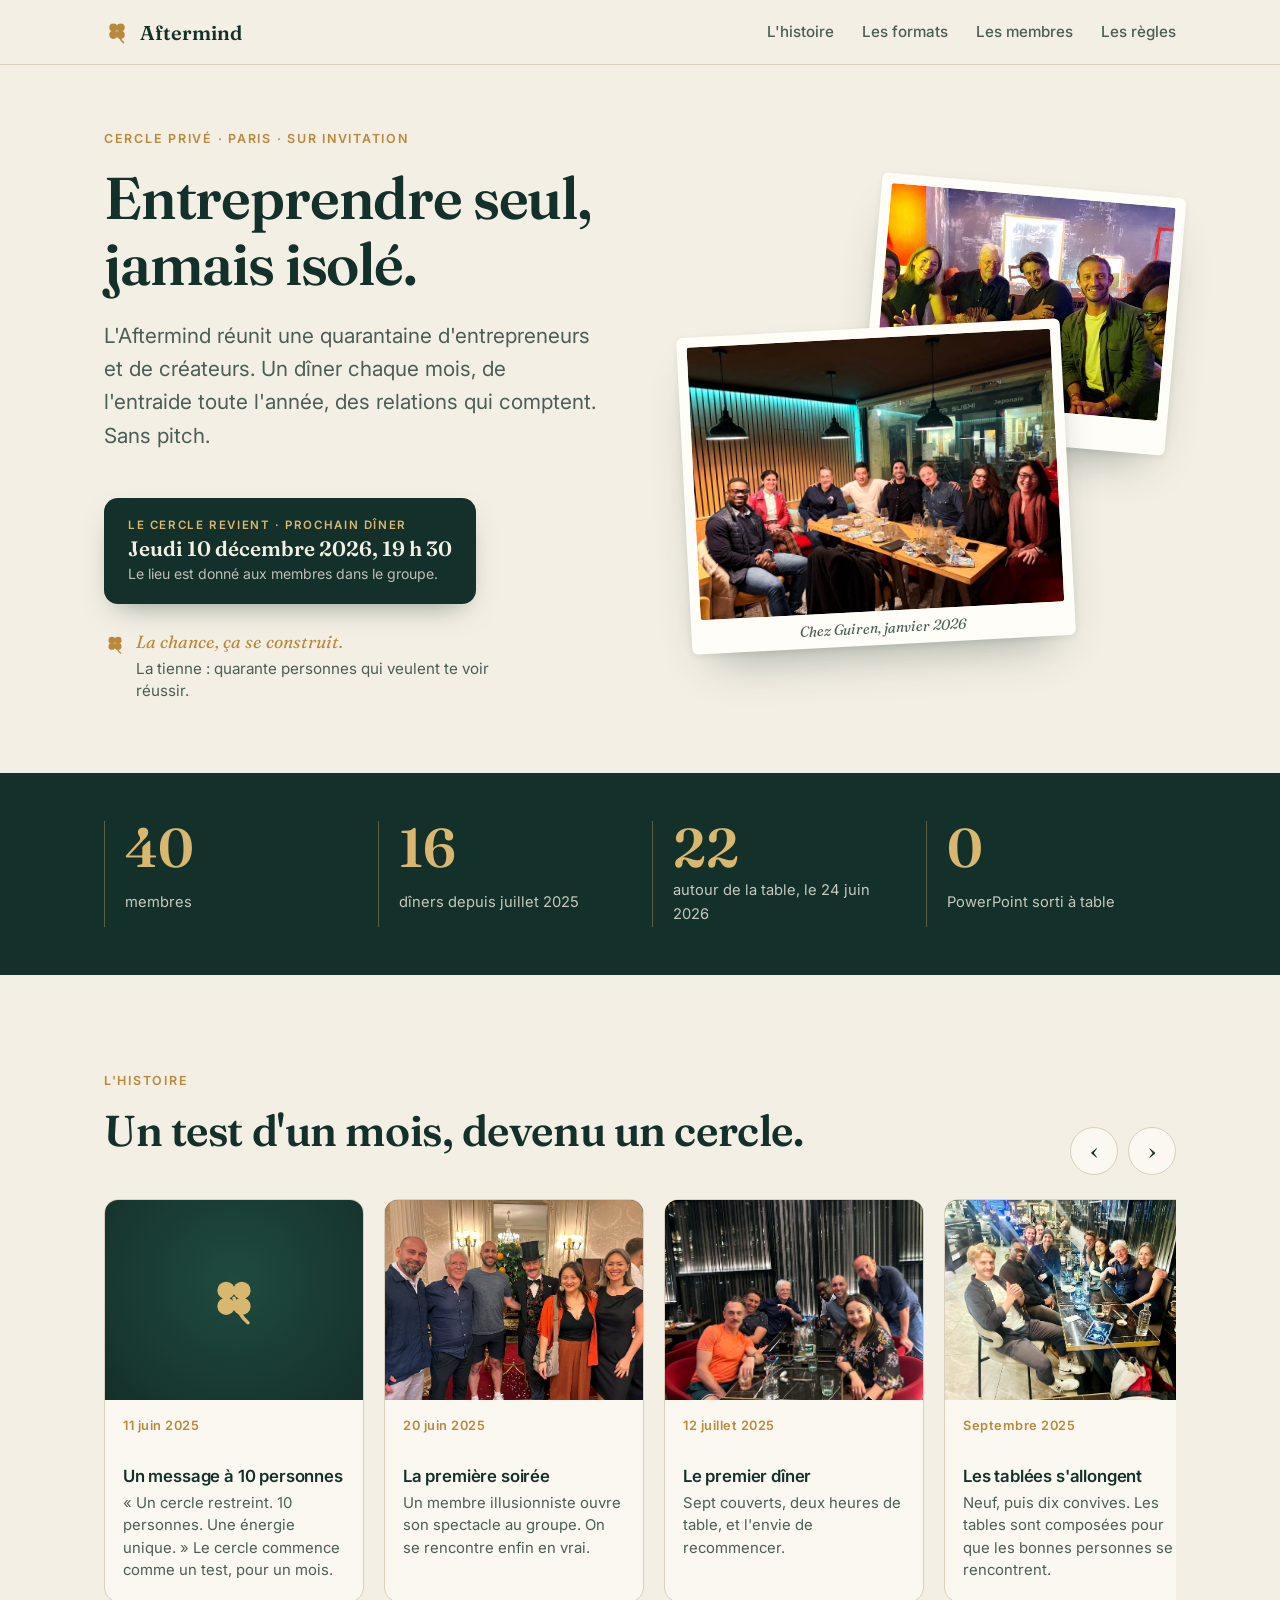
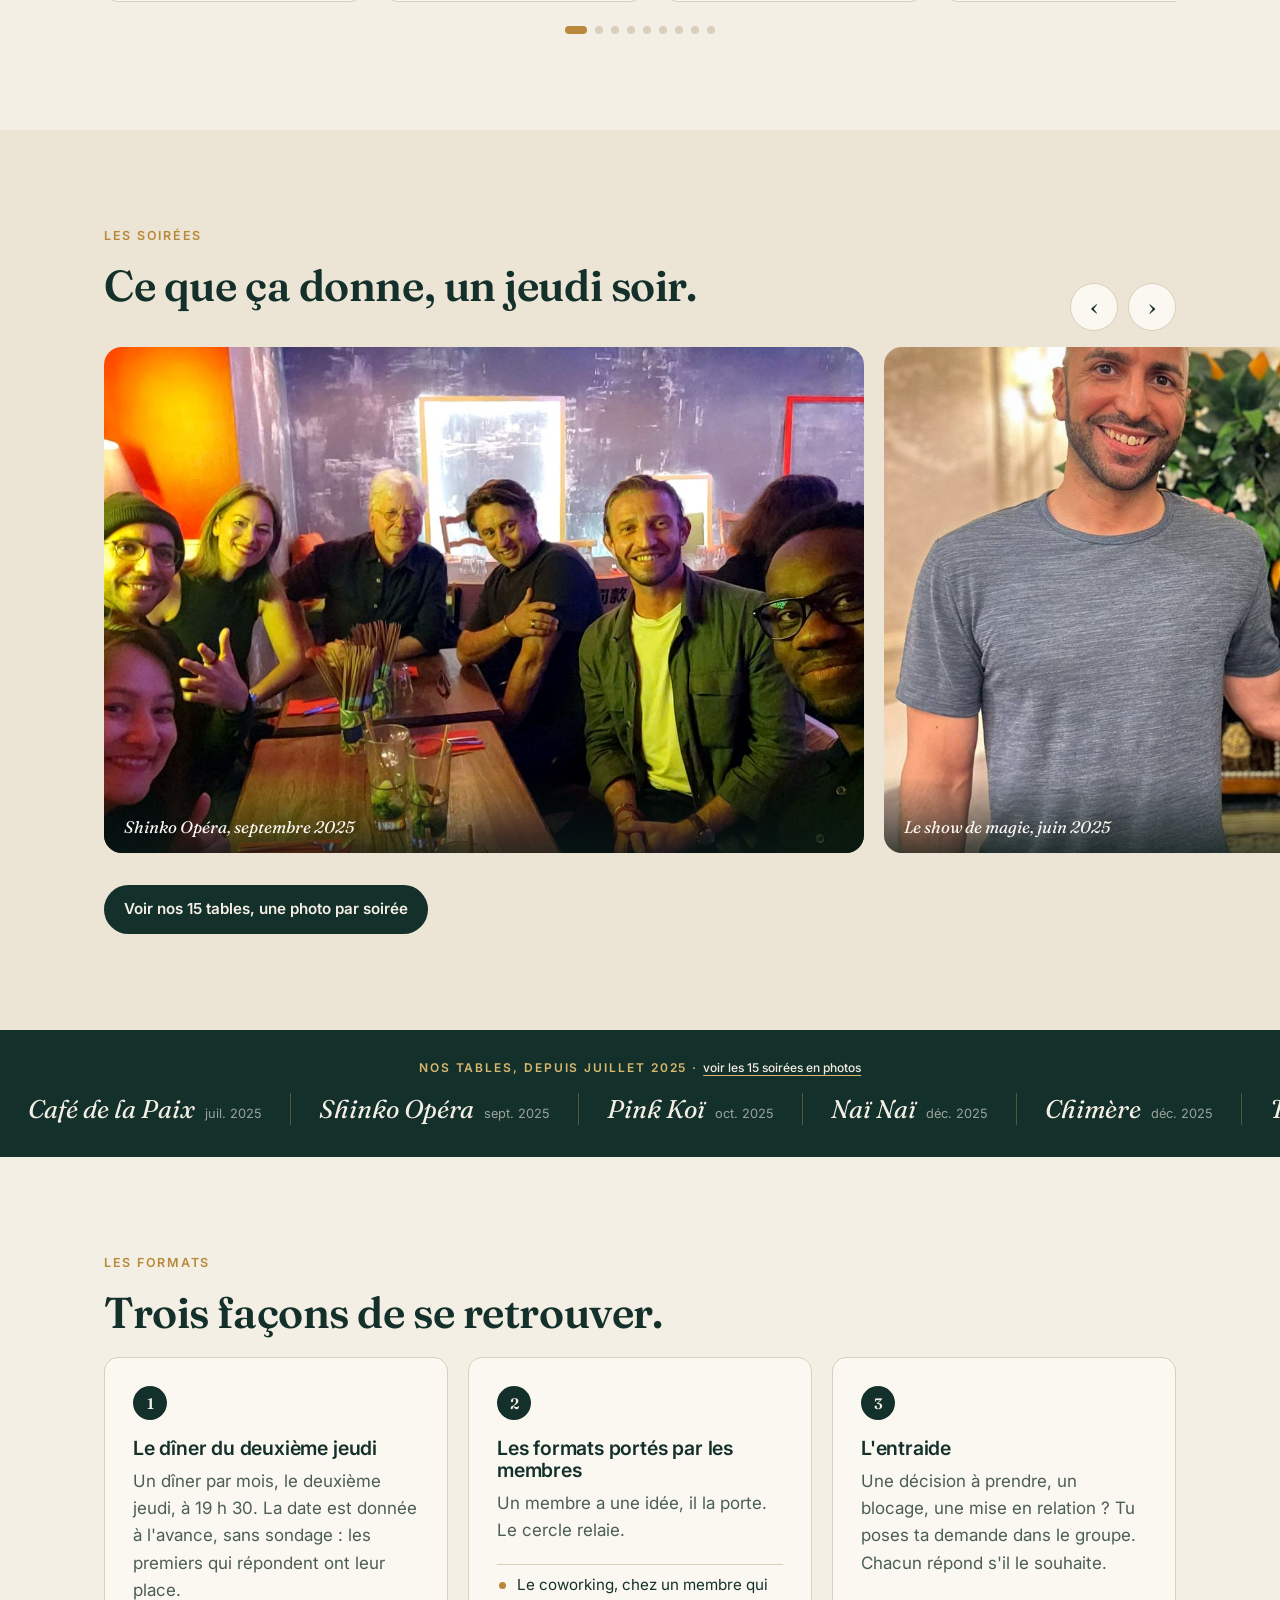
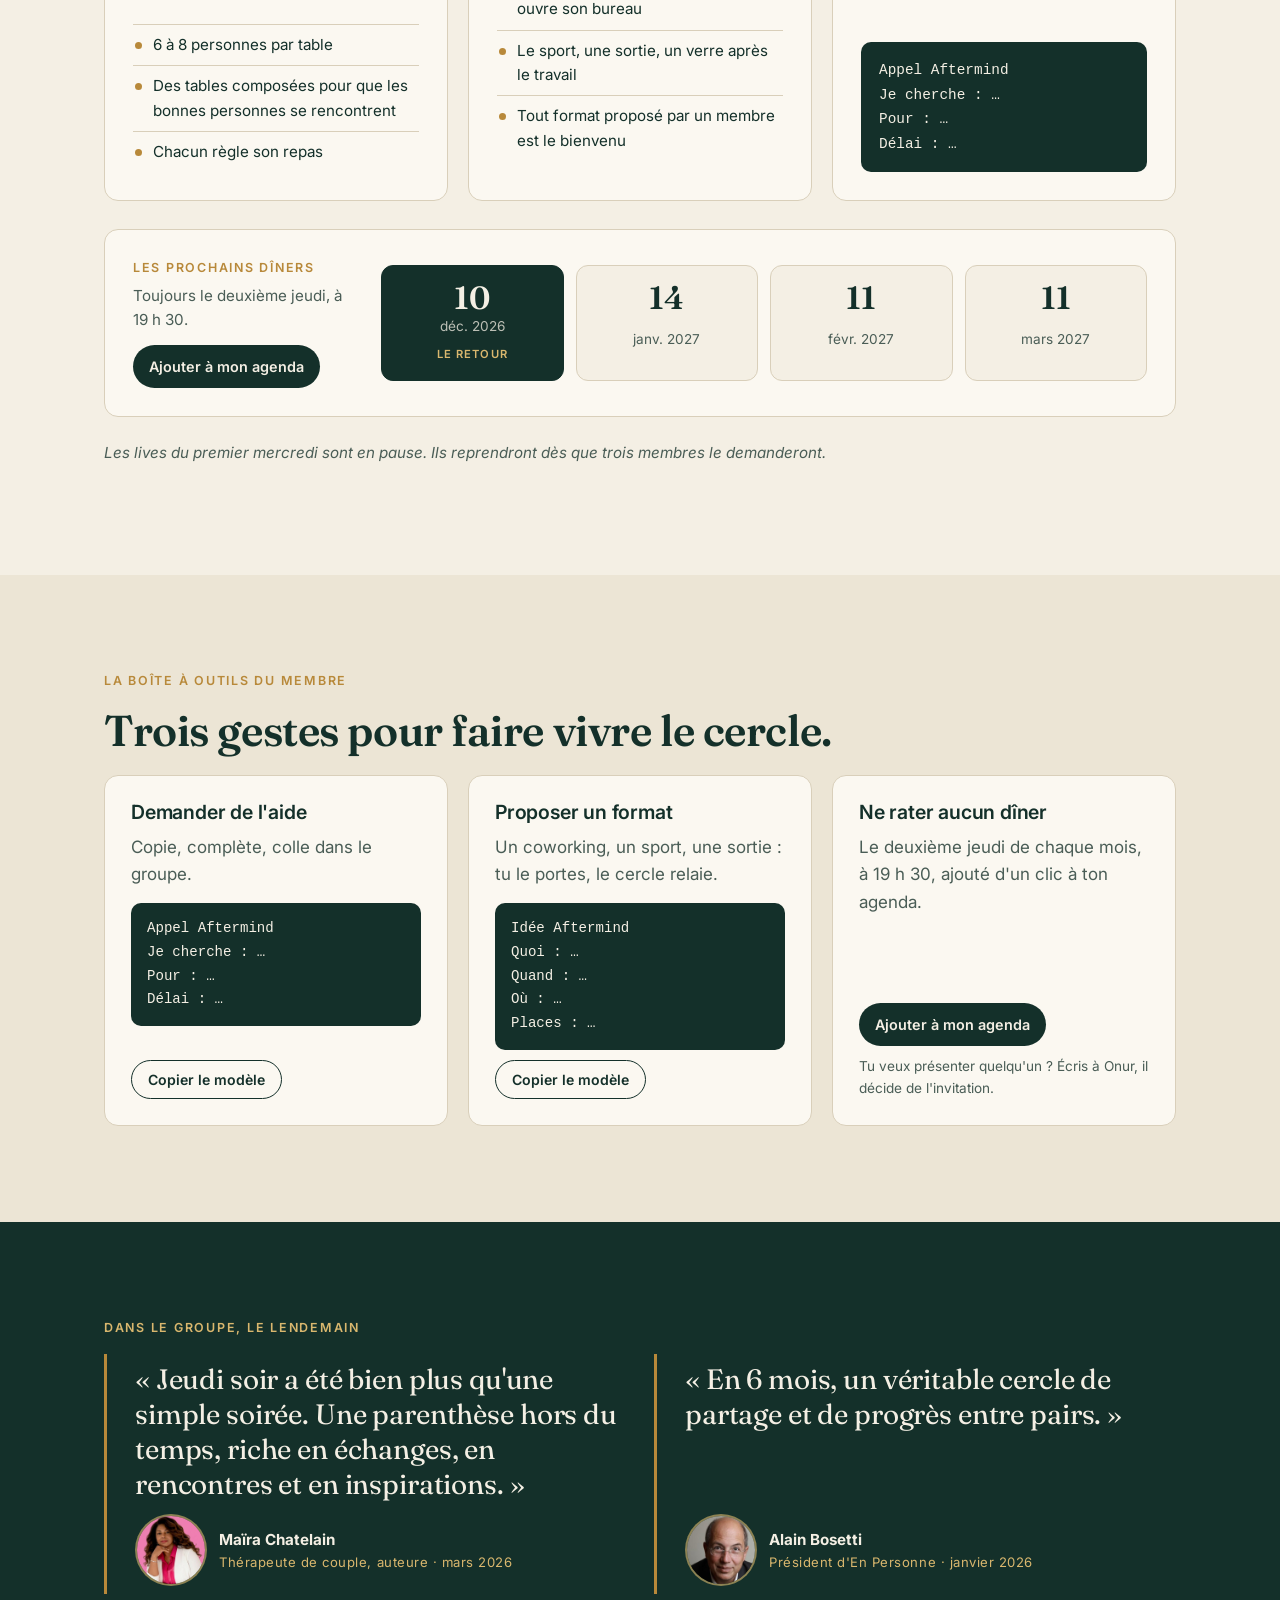
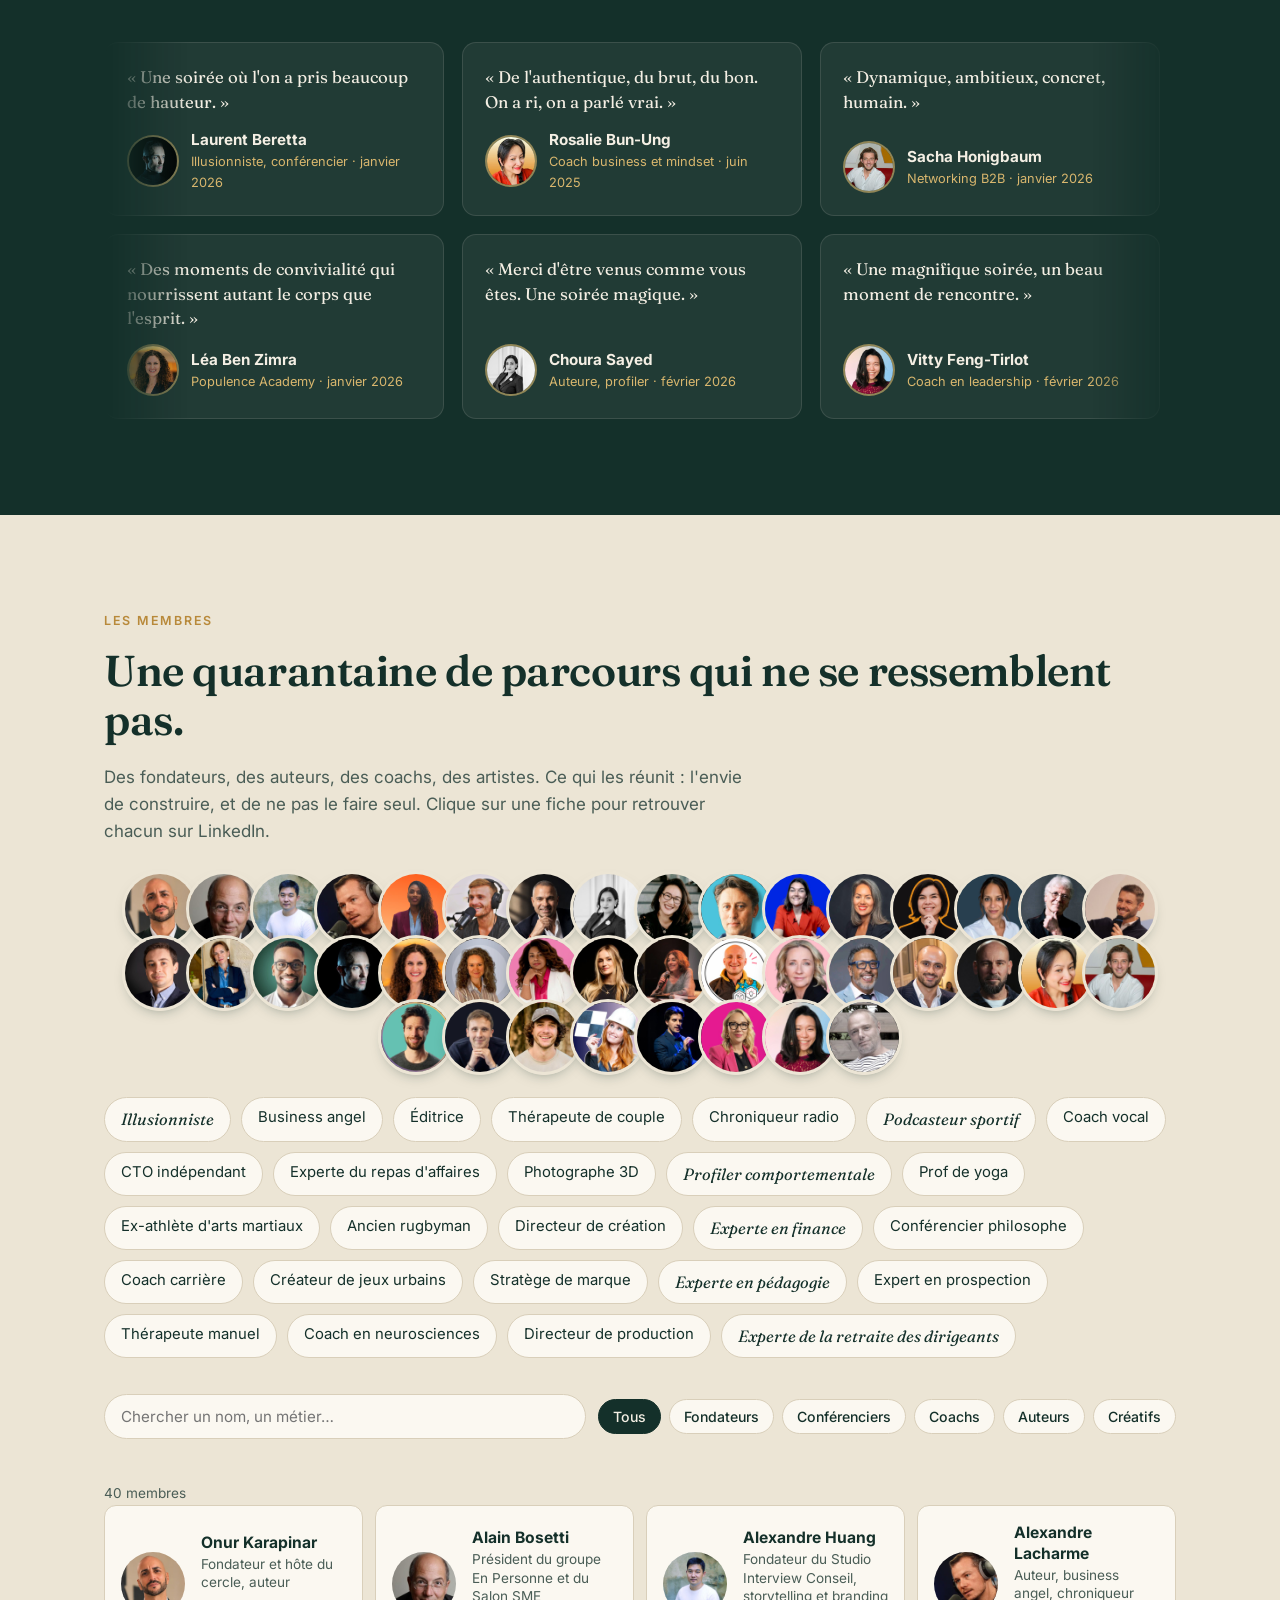
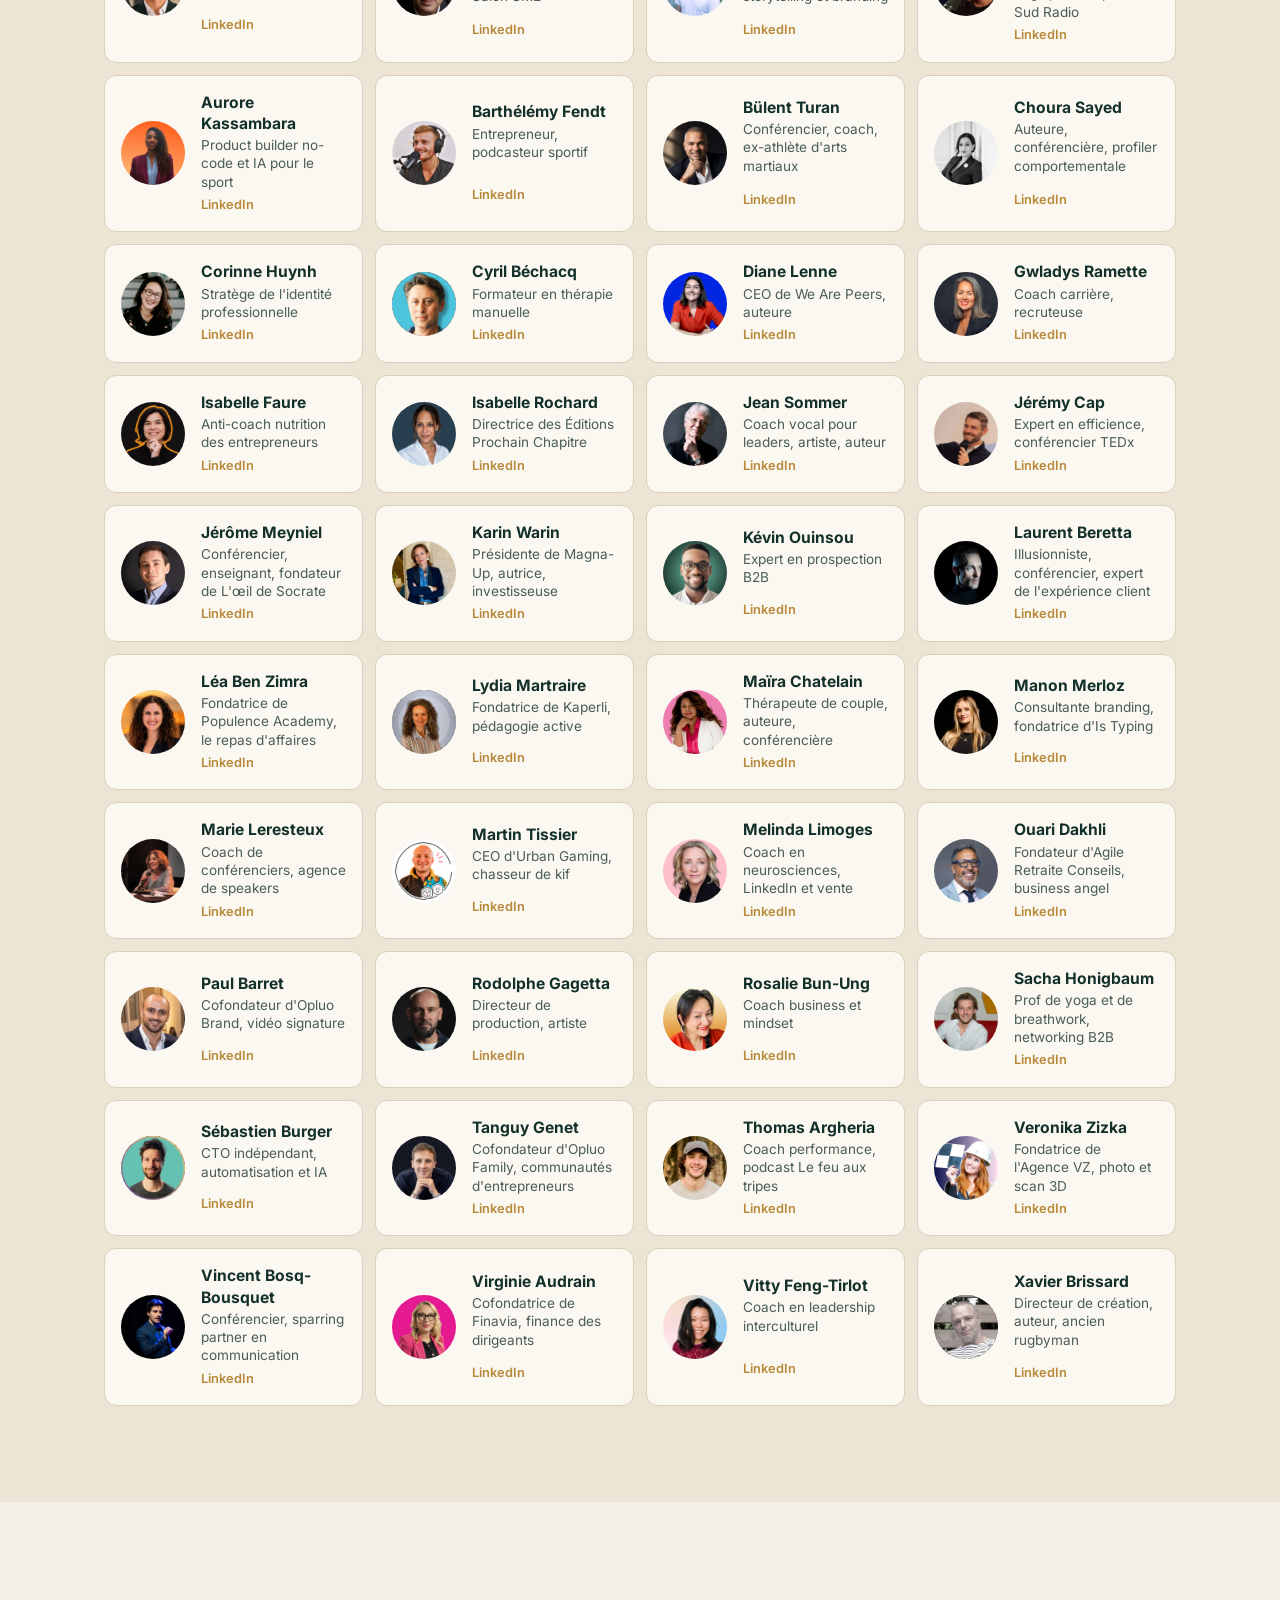
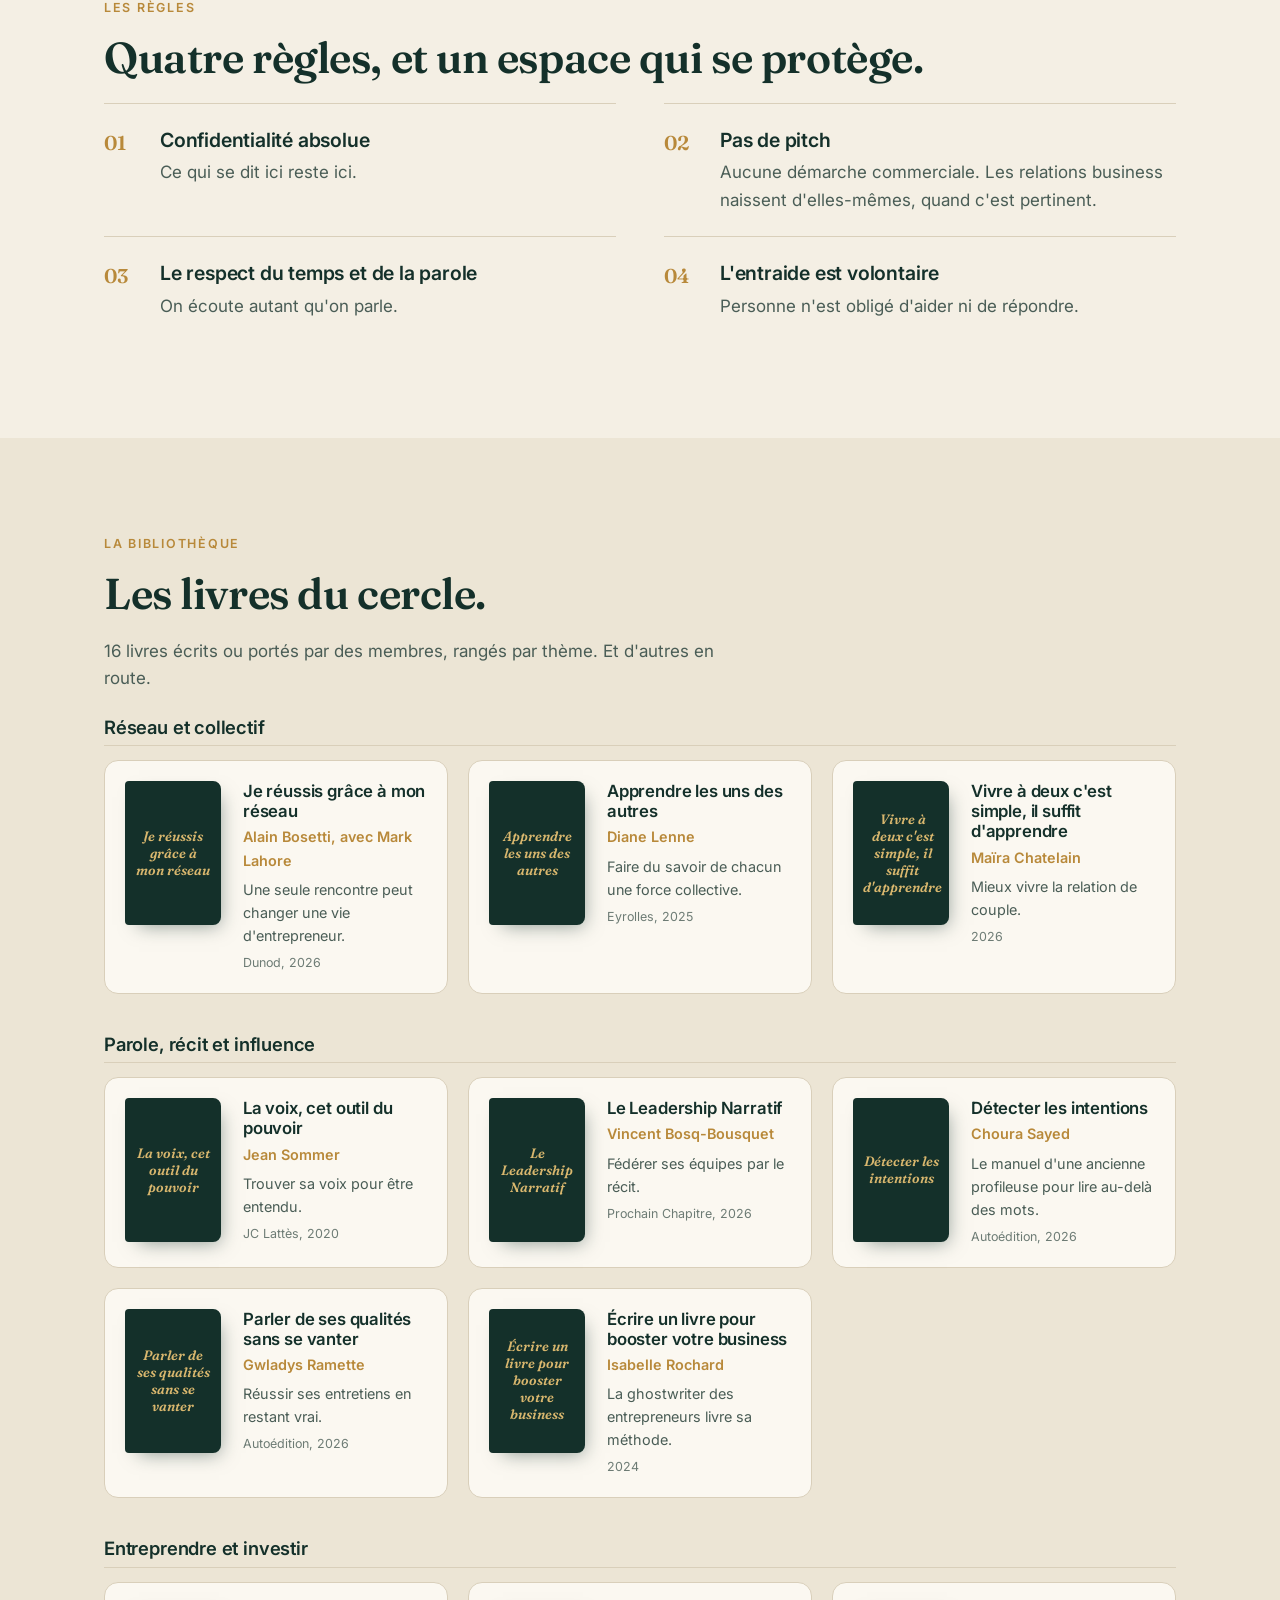
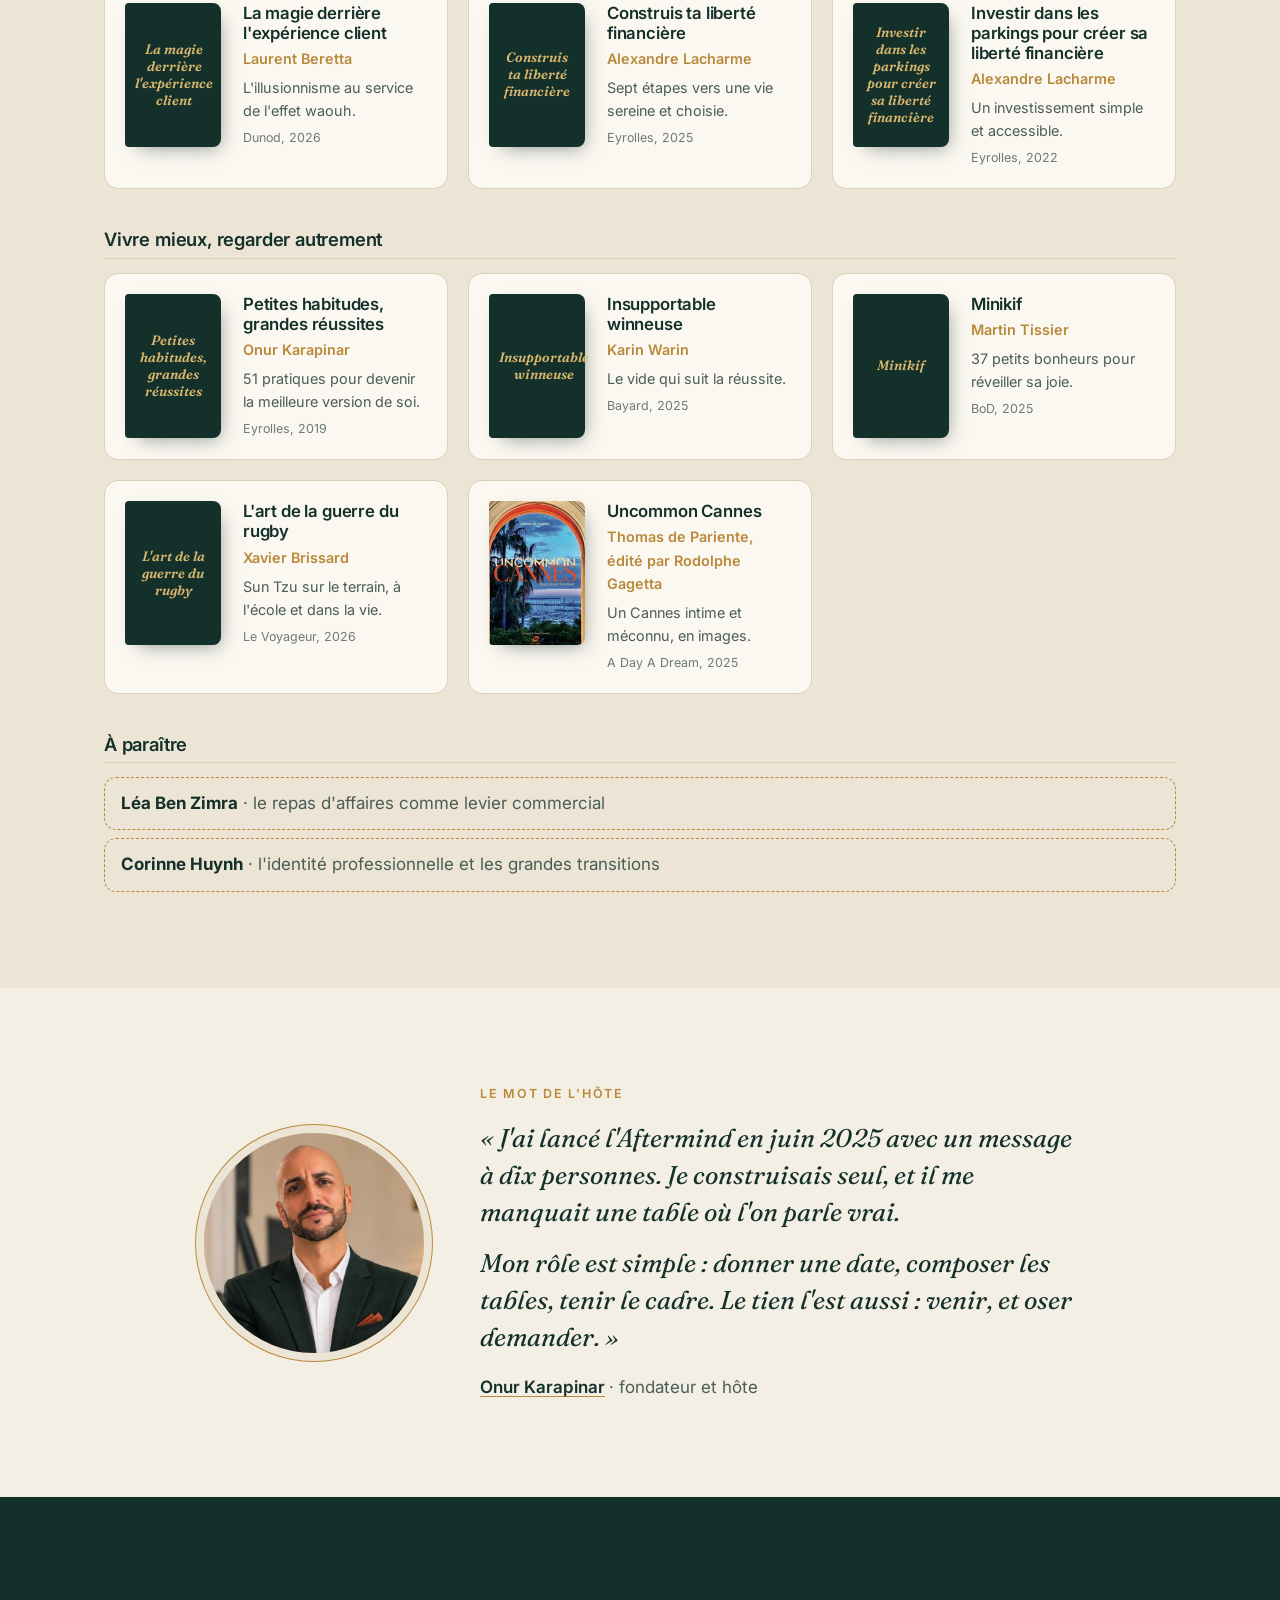
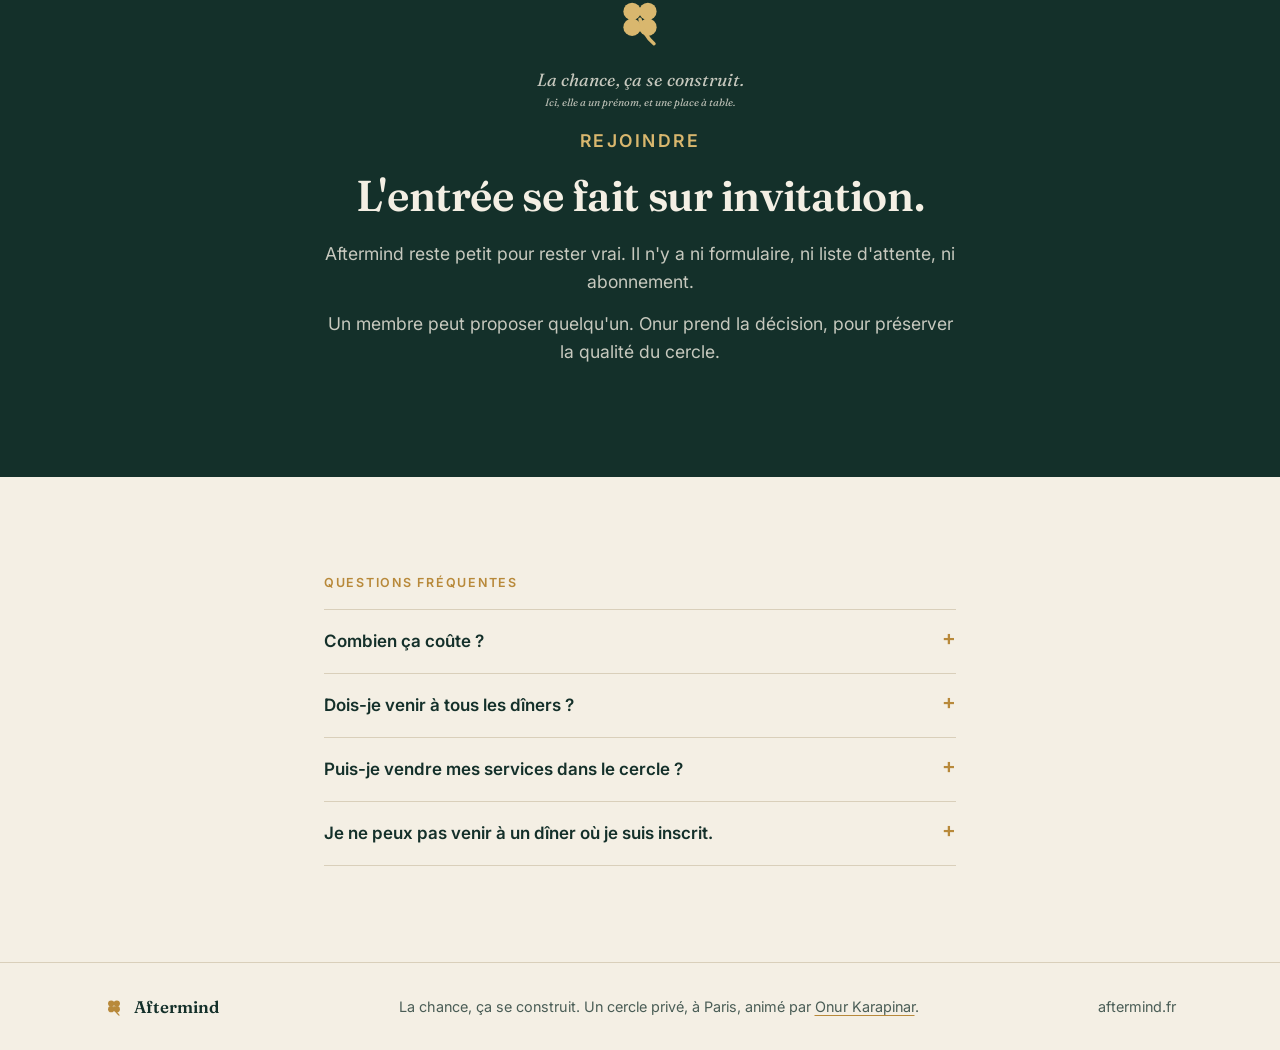
<file: index.html>
<!doctype html>
<html lang="fr">
<head>
  <meta charset="utf-8">
  <meta name="viewport" content="width=device-width, initial-scale=1">
  <title>Aftermind | Entreprendre seul, jamais isolé</title>
  <meta name="description" content="Aftermind est un cercle privé d'une quarantaine d'entrepreneurs et de créateurs, à Paris. Un dîner chaque deuxième jeudi, des formats portés par les membres, de l'entraide. L'entrée se fait sur invitation.">
  <!-- Maquette : à retirer le jour de la mise en ligne publique -->
  <meta name="robots" content="noindex, nofollow">
  <meta property="og:type" content="website">
  <meta property="og:url" content="https://aftermind.fr/">
  <meta property="og:title" content="Aftermind, le cercle revient">
  <meta property="og:description" content="Un dîner chaque deuxième jeudi. Le prochain : jeudi 10 décembre 2026.">
  <meta property="og:image" content="https://aftermind.fr/og.jpg">
  <meta property="og:image:width" content="1200">
  <meta property="og:image:height" content="630">
  <meta property="og:locale" content="fr_FR">
  <meta name="twitter:card" content="summary_large_image">
  <meta name="theme-color" content="#14302A">
  <link rel="icon" href="favicon.svg" type="image/svg+xml">
  <link rel="preconnect" href="https://fonts.googleapis.com">
  <link rel="preconnect" href="https://fonts.gstatic.com" crossorigin>
  <link href="https://fonts.googleapis.com/css2?family=Fraunces:ital,opsz,wght,WONK@0,9..144,400,0;0,9..144,600,0;1,9..144,400,0&family=Inter:wght@400;500;600&display=swap" rel="stylesheet">
  <link rel="stylesheet" href="style.css">
</head>
<body>

  <header class="top">
    <div class="wrap top-inner">
      <a href="#" class="brand" aria-label="Aftermind, retour en haut">
        <svg class="clover" viewBox="0 0 32 32" aria-hidden="true"><use href="#clover"/></svg>
        <span>Aftermind</span>
      </a>
      <nav aria-label="Sections">
        <a href="#histoire">L'histoire</a>
        <a href="#formats">Les formats</a>
        <a href="#membres">Les membres</a>
        <a href="#regles">Les règles</a>
      </nav>
    </div>
  </header>

  <main>

    <!-- Ouverture -->
    <section class="hero-v6">
      <div class="wrap hero-v6-grid">
        <div class="hero-v6-text">
          <p class="eyebrow">Cercle privé · Paris · sur invitation</p>
          <h1>Entreprendre seul, jamais isolé.</h1>
          <p class="lead">L'Aftermind réunit une quarantaine d'entrepreneurs et de créateurs. Un dîner chaque mois, de l'entraide toute l'année, des relations qui comptent. Sans pitch.</p>
          <a class="next" href="#calendrier">
            <span class="next-label">Le cercle revient · prochain dîner</span>
            <span class="next-date">Jeudi 10 décembre 2026, 19&nbsp;h&nbsp;30</span>
            <span class="next-note">Le lieu est donné aux membres dans le groupe.</span>
          </a>
          <p class="motto"><svg class="clover" viewBox="0 0 32 32" aria-hidden="true"><use href="#clover"/></svg> <span>La chance, ça se construit. <em>La tienne : quarante personnes qui veulent te voir réussir.</em></span></p>
        </div>
        <div class="hero-v6-photos" aria-hidden="false">
          <figure class="print print-back"><img src="img/soirees/soiree-septembre-2025.jpg" alt="Une soirée du cercle, septembre 2025"></figure>
          <figure class="print print-front"><img src="img/notion/guiren.jpg" alt="Un dîner de l'Aftermind chez Guiren, janvier 2026"><figcaption>Chez Guiren, janvier 2026</figcaption></figure>
        </div>
      </div>
    </section>

    <!-- Chiffres -->
    <section class="stats" aria-label="Le cercle en chiffres">
      <div class="wrap stats-grid">
        <div class="stat reveal"><span class="stat-num" data-count="40">40</span><span class="stat-label">membres</span></div>
        <div class="stat reveal"><span class="stat-num" data-count="16">16</span><span class="stat-label">dîners depuis juillet 2025</span></div>
        <div class="stat reveal"><span class="stat-num" data-count="22">22</span><span class="stat-label">autour de la table, le 24 juin 2026</span></div>
        <div class="stat reveal"><span class="stat-num">0</span><span class="stat-label">PowerPoint sorti à table</span></div>
      </div>
    </section>

    <!-- Histoire -->
    <section id="histoire" class="block">
      <div class="wrap">
        <div class="story-head">
          <div class="reveal">
            <p class="kicker">L'histoire</p>
            <h2>Un test d'un mois, devenu un cercle.</h2>
          </div>
          <div class="story-nav">
            <button type="button" class="story-btn" data-dir="-1" aria-label="Précédent">‹</button>
            <button type="button" class="story-btn" data-dir="1" aria-label="Suivant">›</button>
          </div>
        </div>
        <div class="story" id="story" tabindex="0" aria-label="L'histoire du cercle, en diaporama">
          <article class="slide">
            <div class="slide-media"><div class="slide-mark"><svg viewBox="0 0 32 32" aria-hidden="true"><use href="#clover"/></svg></div></div>
            <div class="slide-body"><span class="when">11 juin 2025</span><h3>Un message à 10 personnes</h3><p>«&nbsp;Un cercle restreint. 10 personnes. Une énergie unique.&nbsp;» Le cercle commence comme un test, pour un mois.</p></div>
          </article>
          <article class="slide">
            <div class="slide-media"><img src="img/soirees/premiere-soiree-juin-2025.jpg" alt="" loading="lazy"></div>
            <div class="slide-body"><span class="when">20 juin 2025</span><h3>La première soirée</h3><p>Un membre illusionniste ouvre son spectacle au groupe. On se rencontre enfin en vrai.</p></div>
          </article>
          <article class="slide">
            <div class="slide-media"><img src="img/soirees/diner-juillet-2025.jpg" alt="" loading="lazy"></div>
            <div class="slide-body"><span class="when">12 juillet 2025</span><h3>Le premier dîner</h3><p>Sept couverts, deux heures de table, et l'envie de recommencer.</p></div>
          </article>
          <article class="slide">
            <div class="slide-media"><img src="img/soirees/tablee-septembre-2025.jpg" alt="" loading="lazy"></div>
            <div class="slide-body"><span class="when">Septembre 2025</span><h3>Les tablées s'allongent</h3><p>Neuf, puis dix convives. Les tables sont composées pour que les bonnes personnes se rencontrent.</p></div>
          </article>
          <article class="slide">
            <div class="slide-media"><img src="img/soirees/diner-octobre-2025.jpg" alt="" loading="lazy"></div>
            <div class="slide-body"><span class="when">Automne 2025</span><h3>L'entraide prend forme</h3><p>Un live chaque premier mercredi. Un lieu de tournage trouvé en trente secondes, des intros, des déclics.</p></div>
          </article>
          <article class="slide">
            <div class="slide-media"><img src="img/notion/guiren.jpg" alt="" loading="lazy"></div>
            <div class="slide-body"><span class="when">15 janvier 2026</span><h3>Un invité surprise</h3><p>Chez Guiren, le cofondateur de BonneGueule rejoint la table.</p></div>
          </article>
          <article class="slide">
            <div class="slide-media"><div class="slide-mark"><svg viewBox="0 0 32 32" aria-hidden="true"><use href="#clover"/></svg></div></div>
            <div class="slide-body"><span class="when">12 mai 2026</span><h3>40 membres</h3><p>Des fondateurs, des auteurs, des coachs, des artistes. Chaque entrée se fait sur invitation.</p></div>
          </article>
          <article class="slide">
            <div class="slide-media"><img src="img/soirees/terrasse-septembre-2026.jpg" alt="" loading="lazy"></div>
            <div class="slide-body"><span class="when">Septembre 2026</span><h3>Le spontané</h3><p>Un apéro lancé par une membre, un verre en terrasse. Le cercle vit aussi sans calendrier.</p></div>
          </article>
          <article class="slide slide-now">
            <div class="slide-media"><div class="slide-mark"><svg viewBox="0 0 32 32" aria-hidden="true"><use href="#clover"/></svg></div></div>
            <div class="slide-body"><span class="when">10 décembre 2026</span><h3>Le retour</h3><p>Une règle simple : un dîner chaque deuxième jeudi. La date est toujours connue à l'avance.</p></div>
          </article>
        </div>
        <div class="story-dots" id="story-dots" aria-hidden="true"></div>
      </div>
    </section>

    <!-- Soirées -->
    <section class="block gallery-block alt" aria-label="Les soirées en images">
      <div class="wrap">
        <div class="story-head">
          <div class="reveal">
            <p class="kicker">Les soirées</p>
            <h2>Ce que ça donne, un jeudi soir.</h2>
          </div>
          <div class="story-nav">
            <button type="button" class="reel-btn story-btn" data-dir="-1" aria-label="Photo précédente">‹</button>
            <button type="button" class="reel-btn story-btn" data-dir="1" aria-label="Photo suivante">›</button>
          </div>
        </div>
      </div>
      <div class="reel" id="reel" tabindex="0"><figure class="reel-item"><img src="img/soirees/soiree-septembre-2025.jpg" alt="Shinko Opéra, septembre 2025" loading="lazy"><figcaption>Shinko Opéra, septembre 2025</figcaption></figure><figure class="reel-item"><img src="img/soirees/show-de-magie-juin-2025.jpg" alt="Le show de magie, juin 2025" loading="lazy"><figcaption>Le show de magie, juin 2025</figcaption></figure><figure class="reel-item"><img src="img/soirees/cafe-de-la-paix-juillet-2025.jpg" alt="Le premier dîner, juillet 2025" loading="lazy"><figcaption>Le premier dîner, juillet 2025</figcaption></figure><figure class="reel-item"><img src="img/notion/guiren.jpg" alt="Chez Guiren, janvier 2026" loading="lazy"><figcaption>Chez Guiren, janvier 2026</figcaption></figure><figure class="reel-item"><img src="img/assiettes.jpg" alt="À table" loading="lazy"><figcaption>À table</figcaption></figure><figure class="reel-item"><img src="img/soirees/tablee-septembre-2025.jpg" alt="La grande tablée, septembre 2025" loading="lazy"><figcaption>La grande tablée, septembre 2025</figcaption></figure><figure class="reel-item"><img src="img/soirees/diner-octobre-2025.jpg" alt="Pink Koï, octobre 2025" loading="lazy"><figcaption>Pink Koï, octobre 2025</figcaption></figure><figure class="reel-item"><img src="img/soirees/terrasse-2-septembre-2026.jpg" alt="En terrasse, septembre 2026" loading="lazy"><figcaption>En terrasse, septembre 2026</figcaption></figure><figure class="reel-item"><img src="img/soirees/show-de-magie-2-juin-2025.jpg" alt="Le show de magie, juin 2025" loading="lazy"><figcaption>Le show de magie, juin 2025</figcaption></figure><figure class="reel-item"><img src="img/diners/2025-12-nai-nai.jpg" alt="Naï Naï, décembre 2025" loading="lazy"><figcaption>Naï Naï, décembre 2025</figcaption></figure><figure class="reel-item"><img src="img/diners/2026-01-tiger-milk.jpg" alt="Tiger Milk, janvier 2026" loading="lazy"><figcaption>Tiger Milk, janvier 2026</figcaption></figure><figure class="reel-item"><img src="img/diners/2026-02-papa-poule.jpg" alt="Papa Poule, février 2026" loading="lazy"><figcaption>Papa Poule, février 2026</figcaption></figure><figure class="reel-item"><img src="img/diners/2026-03-prochain-chapitre.jpg" alt="Lancement de Prochain Chapitre, mars 2026" loading="lazy"><figcaption>Lancement de Prochain Chapitre, mars 2026</figcaption></figure><figure class="reel-item"><img src="img/diners/2026-04-pink-koi.jpg" alt="Pink Koï, avril 2026" loading="lazy"><figcaption>Pink Koï, avril 2026</figcaption></figure><figure class="reel-item"><img src="img/salle-cafe.jpg" alt="Café de la Paix" loading="lazy"><figcaption>Café de la Paix</figcaption></figure><figure class="reel-item"><img src="img/soirees/apero-septembre-2026.jpg" alt="Apéro spontané, septembre 2026" loading="lazy"><figcaption>Apéro spontané, septembre 2026</figcaption></figure></div>
      <div class="wrap reel-more"><a class="btn-tables" href="nos-tables.html">Voir nos 15 tables, une photo par soirée</a></div>
    </section>

    <!-- Lieux -->
    <section class="places" aria-label="Les tables du cercle">
      <p class="places-title">Nos tables, depuis juillet 2025 · <a href="nos-tables.html">voir les 15 soirées en photos</a></p>
      <div class="marquee">
        <ul class="marquee-track"><li><strong>Café de la Paix</strong><span>juil. 2025</span></li><li><strong>Shinko Opéra</strong><span>sept. 2025</span></li><li><strong>Pink Koï</strong><span>oct. 2025</span></li><li><strong>Naï Naï</strong><span>déc. 2025</span></li><li><strong>Chimère</strong><span>déc. 2025</span></li><li><strong>Tiger Milk</strong><span>janv. 2026</span></li><li><strong>Guiren</strong><span>janv. 2026</span></li><li><strong>Le 404</strong><span>févr. 2026</span></li><li><strong>Papa Poule</strong><span>févr. 2026</span></li><li><strong>Nigiri Bar</strong><span>mai 2026</span></li><li><strong>Shinko Opéra</strong><span>juin 2026</span></li></ul>
        <ul class="marquee-track" aria-hidden="true"><li><strong>Café de la Paix</strong><span>juil. 2025</span></li><li><strong>Shinko Opéra</strong><span>sept. 2025</span></li><li><strong>Pink Koï</strong><span>oct. 2025</span></li><li><strong>Naï Naï</strong><span>déc. 2025</span></li><li><strong>Chimère</strong><span>déc. 2025</span></li><li><strong>Tiger Milk</strong><span>janv. 2026</span></li><li><strong>Guiren</strong><span>janv. 2026</span></li><li><strong>Le 404</strong><span>févr. 2026</span></li><li><strong>Papa Poule</strong><span>févr. 2026</span></li><li><strong>Nigiri Bar</strong><span>mai 2026</span></li><li><strong>Shinko Opéra</strong><span>juin 2026</span></li></ul>
      </div>
    </section>

    <!-- Formats -->
    <section id="formats" class="block">
      <div class="wrap">
        <p class="kicker reveal">Les formats</p>
        <h2 class="reveal">Trois façons de se retrouver.</h2>

        <div class="cards">
          <article class="card reveal">
            <span class="num">1</span>
            <h3>Le dîner du deuxième jeudi</h3>
            <p>Un dîner par mois, le deuxième jeudi, à 19&nbsp;h&nbsp;30. La date est donnée à l'avance, sans sondage : les premiers qui répondent ont leur place.</p>
            <ul>
              <li>6 à 8 personnes par table</li>
              <li>Des tables composées pour que les bonnes personnes se rencontrent</li>
              <li>Chacun règle son repas</li>
            </ul>
          </article>

          <article class="card reveal">
            <span class="num">2</span>
            <h3>Les formats portés par les membres</h3>
            <p>Un membre a une idée, il la porte. Le cercle relaie.</p>
            <ul>
              <li>Le coworking, chez un membre qui ouvre son bureau</li>
              <li>Le sport, une sortie, un verre après le travail</li>
              <li>Tout format proposé par un membre est le bienvenu</li>
            </ul>
          </article>

          <article class="card reveal">
            <span class="num">3</span>
            <h3>L'entraide</h3>
            <p>Une décision à prendre, un blocage, une mise en relation ? Tu poses ta demande dans le groupe. Chacun répond s'il le souhaite.</p>
            <pre class="appel" aria-label="Format d'un appel Aftermind">Appel Aftermind
Je cherche : …
Pour : …
Délai : …</pre>
          </article>
        </div>

        <div id="calendrier" class="calendar reveal">
          <div class="calendar-head">
            <p class="kicker">Les prochains dîners</p>
            <p class="muted">Toujours le deuxième jeudi, à 19&nbsp;h&nbsp;30.</p>
            <a class="btn-cal" href="aftermind-diners.ics" download>Ajouter à mon agenda</a>
          </div>
          <ol class="dates">
            <li class="is-next"><span class="d-day">10</span><span class="d-month">déc. 2026</span><span class="d-tag">Le retour</span></li>
            <li><span class="d-day">14</span><span class="d-month">janv. 2027</span></li>
            <li><span class="d-day">11</span><span class="d-month">févr. 2027</span></li>
            <li><span class="d-day">11</span><span class="d-month">mars 2027</span></li>
          </ol>
        </div>

        <p class="aside reveal">Les lives du premier mercredi sont en pause. Ils reprendront dès que trois membres le demanderont.</p>
      </div>
    </section>

    <!-- Outils -->
    <section class="block tools-block alt" aria-label="La boîte à outils du membre">
      <div class="wrap">
        <p class="kicker reveal">La boîte à outils du membre</p>
        <h2 class="reveal">Trois gestes pour faire vivre le cercle.</h2>
        <div class="tools">
          <article class="tool reveal">
            <h3>Demander de l'aide</h3>
            <p>Copie, complète, colle dans le groupe.</p>
            <pre class="tpl" id="tpl-aide">Appel Aftermind
Je cherche : …
Pour : …
Délai : …</pre>
            <button type="button" class="btn-copy" data-target="tpl-aide">Copier le modèle</button>
          </article>
          <article class="tool reveal">
            <h3>Proposer un format</h3>
            <p>Un coworking, un sport, une sortie : tu le portes, le cercle relaie.</p>
            <pre class="tpl" id="tpl-format">Idée Aftermind
Quoi : …
Quand : …
Où : …
Places : …</pre>
            <button type="button" class="btn-copy" data-target="tpl-format">Copier le modèle</button>
          </article>
          <article class="tool reveal">
            <h3>Ne rater aucun dîner</h3>
            <p>Le deuxième jeudi de chaque mois, à 19&nbsp;h&nbsp;30, ajouté d'un clic à ton agenda.</p>
            <a class="btn-cal" href="aftermind-diners.ics" download>Ajouter à mon agenda</a>
            <p class="tool-note">Tu veux présenter quelqu'un ? Écris à Onur, il décide de l'invitation.</p>
          </article>
        </div>
      </div>
    </section>

    <!-- Citations -->
    <section class="block quotes-block" aria-label="Ce que les membres en disent">
      <div class="wrap">
        <p class="kicker reveal">Dans le groupe, le lendemain</p>
        <div class="quotes quotes-v6">
          <blockquote class="q-big reveal"><p>«&nbsp;Jeudi soir a été bien plus qu'une simple soirée. Une parenthèse hors du temps, riche en échanges, en rencontres et en inspirations.&nbsp;»</p><footer><span class="q-av" data-slug="maira-chatelain"><span>MC</span></span><span><strong>Maïra Chatelain</strong><cite>Thérapeute de couple, auteure · mars 2026</cite></span></footer></blockquote>
          <blockquote class="q-big q-second reveal"><p>«&nbsp;En 6 mois, un véritable cercle de partage et de progrès entre pairs.&nbsp;»</p><footer><span class="q-av" data-slug="alain-bosetti"><span>AB</span></span><span><strong>Alain Bosetti</strong><cite>Président d'En Personne · janvier 2026</cite></span></footer></blockquote>
        </div>
        <div class="q-marquee" aria-label="D'autres mots de membres">
          <div class="q-track"><blockquote class=""><p>«&nbsp;Une soirée où l'on a pris beaucoup de hauteur.&nbsp;»</p><footer><span class="q-av" data-slug="laurent-beretta"><span>LB</span></span><span><strong>Laurent Beretta</strong><cite>Illusionniste, conférencier · janvier 2026</cite></span></footer></blockquote><blockquote class=""><p>«&nbsp;De l'authentique, du brut, du bon. On a ri, on a parlé vrai.&nbsp;»</p><footer><span class="q-av" data-slug="rosalie-bun-ung"><span>RB</span></span><span><strong>Rosalie Bun-Ung</strong><cite>Coach business et mindset · juin 2025</cite></span></footer></blockquote><blockquote class=""><p>«&nbsp;Dynamique, ambitieux, concret, humain.&nbsp;»</p><footer><span class="q-av" data-slug="sacha-honigbaum"><span>SH</span></span><span><strong>Sacha Honigbaum</strong><cite>Networking B2B · janvier 2026</cite></span></footer></blockquote><blockquote class=""><p>«&nbsp;Comme d'habitude, l'humain au cœur de ces échanges.&nbsp;»</p><footer><span class="q-av" data-slug="corinne-huynh"><span>CH</span></span><span><strong>Corinne Huynh</strong><cite>Stratège de l'identité pro · janvier 2026</cite></span></footer></blockquote><blockquote class=""><p>«&nbsp;Il y a de la magie à se retrouver. On s'apprend.&nbsp;»</p><footer><span class="q-av" data-slug="jean-sommer"><span>JS</span></span><span><strong>Jean Sommer</strong><cite>Coach vocal, auteur · octobre 2025</cite></span></footer></blockquote><blockquote class=""><p>«&nbsp;Merci pour la mise en relation. Ça fait du bien.&nbsp;»</p><footer><span class="q-av" data-slug="vincent-bosq-bousquet"><span>VB</span></span><span><strong>Vincent Bosq-Bousquet</strong><cite>Conférencier · février 2026</cite></span></footer></blockquote><blockquote class=""><p>«&nbsp;Le pouvoir des pairs qui grandissent ensemble.&nbsp;»</p><footer><span class="q-av" data-slug="diane-lenne"><span>DL</span></span><span><strong>Diane Lenne</strong><cite>CEO de We Are Peers · octobre 2025</cite></span></footer></blockquote><blockquote class=""><p>«&nbsp;C'était exceptionnel. Quel kiff !&nbsp;»</p><footer><span class="q-av" data-slug="tanguy-genet"><span>TG</span></span><span><strong>Tanguy Genet</strong><cite>Cofondateur d'Opluo Family · février 2026</cite></span></footer></blockquote><blockquote aria-hidden="true" class=""><p>«&nbsp;Une soirée où l'on a pris beaucoup de hauteur.&nbsp;»</p><footer><span class="q-av" data-slug="laurent-beretta"><span>LB</span></span><span><strong>Laurent Beretta</strong><cite>Illusionniste, conférencier · janvier 2026</cite></span></footer></blockquote><blockquote aria-hidden="true" class=""><p>«&nbsp;De l'authentique, du brut, du bon. On a ri, on a parlé vrai.&nbsp;»</p><footer><span class="q-av" data-slug="rosalie-bun-ung"><span>RB</span></span><span><strong>Rosalie Bun-Ung</strong><cite>Coach business et mindset · juin 2025</cite></span></footer></blockquote><blockquote aria-hidden="true" class=""><p>«&nbsp;Dynamique, ambitieux, concret, humain.&nbsp;»</p><footer><span class="q-av" data-slug="sacha-honigbaum"><span>SH</span></span><span><strong>Sacha Honigbaum</strong><cite>Networking B2B · janvier 2026</cite></span></footer></blockquote><blockquote aria-hidden="true" class=""><p>«&nbsp;Comme d'habitude, l'humain au cœur de ces échanges.&nbsp;»</p><footer><span class="q-av" data-slug="corinne-huynh"><span>CH</span></span><span><strong>Corinne Huynh</strong><cite>Stratège de l'identité pro · janvier 2026</cite></span></footer></blockquote><blockquote aria-hidden="true" class=""><p>«&nbsp;Il y a de la magie à se retrouver. On s'apprend.&nbsp;»</p><footer><span class="q-av" data-slug="jean-sommer"><span>JS</span></span><span><strong>Jean Sommer</strong><cite>Coach vocal, auteur · octobre 2025</cite></span></footer></blockquote><blockquote aria-hidden="true" class=""><p>«&nbsp;Merci pour la mise en relation. Ça fait du bien.&nbsp;»</p><footer><span class="q-av" data-slug="vincent-bosq-bousquet"><span>VB</span></span><span><strong>Vincent Bosq-Bousquet</strong><cite>Conférencier · février 2026</cite></span></footer></blockquote><blockquote aria-hidden="true" class=""><p>«&nbsp;Le pouvoir des pairs qui grandissent ensemble.&nbsp;»</p><footer><span class="q-av" data-slug="diane-lenne"><span>DL</span></span><span><strong>Diane Lenne</strong><cite>CEO de We Are Peers · octobre 2025</cite></span></footer></blockquote><blockquote aria-hidden="true" class=""><p>«&nbsp;C'était exceptionnel. Quel kiff !&nbsp;»</p><footer><span class="q-av" data-slug="tanguy-genet"><span>TG</span></span><span><strong>Tanguy Genet</strong><cite>Cofondateur d'Opluo Family · février 2026</cite></span></footer></blockquote></div>
        </div>
        <div class="q-marquee q-reverse" aria-label="D'autres mots de membres">
          <div class="q-track"><blockquote><p>«&nbsp;Des moments de convivialité qui nourrissent autant le corps que l'esprit.&nbsp;»</p><footer><span class="q-av" data-slug="lea-ben-zimra"><span>LB</span></span><span><strong>Léa Ben Zimra</strong><cite>Populence Academy · janvier 2026</cite></span></footer></blockquote><blockquote><p>«&nbsp;Merci d'être venus comme vous êtes. Une soirée magique.&nbsp;»</p><footer><span class="q-av" data-slug="choura-sayed"><span>CS</span></span><span><strong>Choura Sayed</strong><cite>Auteure, profiler · février 2026</cite></span></footer></blockquote><blockquote><p>«&nbsp;Une magnifique soirée, un beau moment de rencontre.&nbsp;»</p><footer><span class="q-av" data-slug="vitty-feng-tirlot"><span>VF</span></span><span><strong>Vitty Feng-Tirlot</strong><cite>Coach en leadership · février 2026</cite></span></footer></blockquote><blockquote><p>«&nbsp;C'est vraiment une joie d'avoir la possibilité de vous côtoyer.&nbsp;»</p><footer><span class="q-av" data-slug="alexandre-huang"><span>AH</span></span><span><strong>Alexandre Huang</strong><cite>Studio Interview Conseil · avril 2026</cite></span></footer></blockquote><blockquote><p>«&nbsp;Un échange et un compte rendu de très grande qualité.&nbsp;»</p><footer><span class="q-av" data-slug="jerome-meyniel"><span>JM</span></span><span><strong>Jérôme Meyniel</strong><cite>Conférencier · janvier 2026</cite></span></footer></blockquote><blockquote><p>«&nbsp;C'était un super moment.&nbsp;»</p><footer><span class="q-av" data-slug="manon-merloz"><span>MM</span></span><span><strong>Manon Merloz</strong><cite>Consultante branding · mars 2026</cite></span></footer></blockquote><blockquote><p>«&nbsp;Ravie d'avoir enfin pu rencontrer certains membres.&nbsp;»</p><footer><span class="q-av" data-slug="aurore-kassambara"><span>AK</span></span><span><strong>Aurore Kassambara</strong><cite>Product builder · mars 2026</cite></span></footer></blockquote><blockquote><p>«&nbsp;Fière de rejoindre cette belle initiative. Hâte d'imaginer les passerelles entre nous.&nbsp;»</p><footer><span class="q-av" data-slug="lydia-martraire"><span>LM</span></span><span><strong>Lydia Martraire</strong><cite>Fondatrice de Kaperli · février 2026</cite></span></footer></blockquote><blockquote><p>«&nbsp;C'était très chouette, merci !&nbsp;»</p><footer><span class="q-av" data-slug="martin-tissier"><span>MT</span></span><span><strong>Martin Tissier</strong><cite>CEO d'Urban Gaming · février 2026</cite></span></footer></blockquote><blockquote><p>«&nbsp;Merci pour cette soirée, et à tous ceux qui étaient présents.&nbsp;»</p><footer><span class="q-av" data-slug="paul-barret"><span>PB</span></span><span><strong>Paul Barret</strong><cite>Opluo Brand · février 2026</cite></span></footer></blockquote><blockquote aria-hidden="true"><p>«&nbsp;Des moments de convivialité qui nourrissent autant le corps que l'esprit.&nbsp;»</p><footer><span class="q-av" data-slug="lea-ben-zimra"><span>LB</span></span><span><strong>Léa Ben Zimra</strong><cite>Populence Academy · janvier 2026</cite></span></footer></blockquote><blockquote aria-hidden="true"><p>«&nbsp;Merci d'être venus comme vous êtes. Une soirée magique.&nbsp;»</p><footer><span class="q-av" data-slug="choura-sayed"><span>CS</span></span><span><strong>Choura Sayed</strong><cite>Auteure, profiler · février 2026</cite></span></footer></blockquote><blockquote aria-hidden="true"><p>«&nbsp;Une magnifique soirée, un beau moment de rencontre.&nbsp;»</p><footer><span class="q-av" data-slug="vitty-feng-tirlot"><span>VF</span></span><span><strong>Vitty Feng-Tirlot</strong><cite>Coach en leadership · février 2026</cite></span></footer></blockquote><blockquote aria-hidden="true"><p>«&nbsp;C'est vraiment une joie d'avoir la possibilité de vous côtoyer.&nbsp;»</p><footer><span class="q-av" data-slug="alexandre-huang"><span>AH</span></span><span><strong>Alexandre Huang</strong><cite>Studio Interview Conseil · avril 2026</cite></span></footer></blockquote><blockquote aria-hidden="true"><p>«&nbsp;Un échange et un compte rendu de très grande qualité.&nbsp;»</p><footer><span class="q-av" data-slug="jerome-meyniel"><span>JM</span></span><span><strong>Jérôme Meyniel</strong><cite>Conférencier · janvier 2026</cite></span></footer></blockquote><blockquote aria-hidden="true"><p>«&nbsp;C'était un super moment.&nbsp;»</p><footer><span class="q-av" data-slug="manon-merloz"><span>MM</span></span><span><strong>Manon Merloz</strong><cite>Consultante branding · mars 2026</cite></span></footer></blockquote><blockquote aria-hidden="true"><p>«&nbsp;Ravie d'avoir enfin pu rencontrer certains membres.&nbsp;»</p><footer><span class="q-av" data-slug="aurore-kassambara"><span>AK</span></span><span><strong>Aurore Kassambara</strong><cite>Product builder · mars 2026</cite></span></footer></blockquote><blockquote aria-hidden="true"><p>«&nbsp;Fière de rejoindre cette belle initiative. Hâte d'imaginer les passerelles entre nous.&nbsp;»</p><footer><span class="q-av" data-slug="lydia-martraire"><span>LM</span></span><span><strong>Lydia Martraire</strong><cite>Fondatrice de Kaperli · février 2026</cite></span></footer></blockquote><blockquote aria-hidden="true"><p>«&nbsp;C'était très chouette, merci !&nbsp;»</p><footer><span class="q-av" data-slug="martin-tissier"><span>MT</span></span><span><strong>Martin Tissier</strong><cite>CEO d'Urban Gaming · février 2026</cite></span></footer></blockquote><blockquote aria-hidden="true"><p>«&nbsp;Merci pour cette soirée, et à tous ceux qui étaient présents.&nbsp;»</p><footer><span class="q-av" data-slug="paul-barret"><span>PB</span></span><span><strong>Paul Barret</strong><cite>Opluo Brand · février 2026</cite></span></footer></blockquote></div>
        </div>
      </div>
    </section>

    <!-- Membres -->
    <section id="membres" class="block alt">
      <div class="wrap">
        <p class="kicker reveal">Les membres</p>
        <h2 class="reveal">Une quarantaine de parcours qui ne se ressemblent pas.</h2>
        <p class="muted reveal measure">Des fondateurs, des auteurs, des coachs, des artistes. Ce qui les réunit : l'envie de construire, et de ne pas le faire seul. Clique sur une fiche pour retrouver chacun sur LinkedIn.</p>

        <div id="faces" class="faces reveal" aria-label="Les visages du cercle"></div>

        <ul class="mosaic reveal" aria-label="Quelques métiers du cercle">
          <li>Illusionniste</li><li>Business angel</li><li>Éditrice</li><li>Thérapeute de couple</li>
          <li>Chroniqueur radio</li><li>Podcasteur sportif</li><li>Coach vocal</li><li>CTO indépendant</li>
          <li>Experte du repas d'affaires</li><li>Photographe 3D</li><li>Profiler comportementale</li>
          <li>Prof de yoga</li><li>Ex-athlète d'arts martiaux</li><li>Ancien rugbyman</li>
          <li>Directeur de création</li><li>Experte en finance</li><li>Conférencier philosophe</li>
          <li>Coach carrière</li><li>Créateur de jeux urbains</li><li>Stratège de marque</li>
          <li>Experte en pédagogie</li><li>Expert en prospection</li><li>Thérapeute manuel</li>
          <li>Coach en neurosciences</li><li>Directeur de production</li><li>Experte de la retraite des dirigeants</li>
        </ul>

        <div class="finder reveal">
          <input type="search" id="finder-q" placeholder="Chercher un nom, un métier…" aria-label="Chercher un membre">
          <div class="chips" id="finder-chips">
            <button type="button" class="chip on" data-f="">Tous</button>
            <button type="button" class="chip" data-f="fondat|ceo|président|presidente|cofondat|directrice|directeur">Fondateurs</button>
            <button type="button" class="chip" data-f="conférenc|speaker|tedx">Conférenciers</button>
            <button type="button" class="chip" data-f="coach|thérapeute|formateur">Coachs</button>
            <button type="button" class="chip" data-f="auteur|autrice|auteure|édition">Auteurs</button>
            <button type="button" class="chip" data-f="artiste|illusion|photo|création|podcast|production|branding|vidéo">Créatifs</button>
          </div>
        </div>
        <div id="fiches" class="fiches" hidden>
          <p class="fiches-note" id="fiches-note"></p>
          <ul class="fiches-grid" id="fiches-grid"></ul>
        </div>
      </div>
    </section>

    <!-- Règles -->
    <section id="regles" class="block">
      <div class="wrap">
        <p class="kicker reveal">Les règles</p>
        <h2 class="reveal">Quatre règles, et un espace qui se protège.</h2>
        <ol class="rules">
          <li class="reveal"><h3>Confidentialité absolue</h3><p>Ce qui se dit ici reste ici.</p></li>
          <li class="reveal"><h3>Pas de pitch</h3><p>Aucune démarche commerciale. Les relations business naissent d'elles-mêmes, quand c'est pertinent.</p></li>
          <li class="reveal"><h3>Le respect du temps et de la parole</h3><p>On écoute autant qu'on parle.</p></li>
          <li class="reveal"><h3>L'entraide est volontaire</h3><p>Personne n'est obligé d'aider ni de répondre.</p></li>
        </ol>
      </div>
    </section>

    <!-- Bibliothèque -->
    <section id="bibliotheque" class="block alt">
      <div class="wrap">
        <p class="kicker reveal">La bibliothèque</p>
        <h2 class="reveal">Les livres du cercle.</h2>
        <p class="muted reveal measure">16 livres écrits ou portés par des membres, rangés par thème. Et d'autres en route.</p>
        <h3 class="shelf-title reveal">Réseau et collectif</h3>
        <div class="books">
          <article class="book reveal">
            <img src="https://www.dunod.com/sites/default/files/styles/moyen_desktop/public/thumbnails/image/9782100887811-001-X.jpeg" alt="Couverture de Je réussis grâce à mon réseau" referrerpolicy="no-referrer" data-t="Je réussis grâce à mon réseau" onerror="this.replaceWith(Object.assign(document.createElement('span'),{className:'book-cover',textContent:this.dataset.t}))">
            <div><h4>Je réussis grâce à mon réseau</h4><p class="book-author">Alain Bosetti, avec Mark Lahore</p><p class="muted">Une seule rencontre peut changer une vie d'entrepreneur.</p><p class="book-ed">Dunod, 2026</p></div>
          </article>
          <article class="book reveal">
            <img src="https://servimg.eyrolles.com/static/media/0094/9782416020094_internet_h1400.jpg" alt="Couverture de Apprendre les uns des autres" referrerpolicy="no-referrer" data-t="Apprendre les uns des autres" onerror="this.replaceWith(Object.assign(document.createElement('span'),{className:'book-cover',textContent:this.dataset.t}))">
            <div><h4>Apprendre les uns des autres</h4><p class="book-author">Diane Lenne</p><p class="muted">Faire du savoir de chacun une force collective.</p><p class="book-ed">Eyrolles, 2025</p></div>
          </article>
          <article class="book reveal">
            <img src="https://products-images.di-static.com/image/hachette-vivre-a-deux-c-est-simple-il-suffit-d-apprendre/9791020391261-200x303-1.webp" alt="Couverture de Vivre à deux c'est simple, il suffit d'apprendre" referrerpolicy="no-referrer" data-t="Vivre à deux c'est simple, il suffit d'apprendre" onerror="this.replaceWith(Object.assign(document.createElement('span'),{className:'book-cover',textContent:this.dataset.t}))">
            <div><h4>Vivre à deux c'est simple, il suffit d'apprendre</h4><p class="book-author">Maïra Chatelain</p><p class="muted">Mieux vivre la relation de couple.</p><p class="book-ed">2026</p></div>
          </article>
        </div>
        <h3 class="shelf-title reveal">Parole, récit et influence</h3>
        <div class="books">
          <article class="book reveal">
            <img src="https://jean-sommer.fr/wp-content/uploads/2020/06/livre-voix-pouvoir.jpg" alt="Couverture de La voix, cet outil du pouvoir" referrerpolicy="no-referrer" data-t="La voix, cet outil du pouvoir" onerror="this.replaceWith(Object.assign(document.createElement('span'),{className:'book-cover',textContent:this.dataset.t}))">
            <div><h4>La voix, cet outil du pouvoir</h4><p class="book-author">Jean Sommer</p><p class="muted">Trouver sa voix pour être entendu.</p><p class="book-ed">JC Lattès, 2020</p></div>
          </article>
          <article class="book reveal">
            <img src="https://images.squarespace-cdn.com/content/v1/6a7c63d10a699d1cc6e7ca77/2058cd9a-3e75-4cae-8111-cb9543a8eb4e/978-2-488886-07-9+FRONT.jpg" alt="Couverture de Le Leadership Narratif" referrerpolicy="no-referrer" data-t="Le Leadership Narratif" onerror="this.replaceWith(Object.assign(document.createElement('span'),{className:'book-cover',textContent:this.dataset.t}))">
            <div><h4>Le Leadership Narratif</h4><p class="book-author">Vincent Bosq-Bousquet</p><p class="muted">Fédérer ses équipes par le récit.</p><p class="book-ed">Prochain Chapitre, 2026</p></div>
          </article>
          <article class="book reveal">
            <img src="https://images-na.ssl-images-amazon.com/images/P/B0H3FW8PWY.01.LZZZZZZZ.jpg" alt="Couverture de Détecter les intentions" referrerpolicy="no-referrer" data-t="Détecter les intentions" onerror="this.replaceWith(Object.assign(document.createElement('span'),{className:'book-cover',textContent:this.dataset.t}))">
            <div><h4>Détecter les intentions</h4><p class="book-author">Choura Sayed</p><p class="muted">Le manuel d'une ancienne profileuse pour lire au-delà des mots.</p><p class="book-ed">Autoédition, 2026</p></div>
          </article>
          <article class="book reveal">
            <img src="https://substack-post-media.s3.amazonaws.com/public/images/b9977884-7140-44e8-b2c4-757f4050d9eb_1100x1200.png" alt="Couverture de Parler de ses qualités sans se vanter" referrerpolicy="no-referrer" data-t="Parler de ses qualités sans se vanter" onerror="this.replaceWith(Object.assign(document.createElement('span'),{className:'book-cover',textContent:this.dataset.t}))">
            <div><h4>Parler de ses qualités sans se vanter</h4><p class="book-author">Gwladys Ramette</p><p class="muted">Réussir ses entretiens en restant vrai.</p><p class="book-ed">Autoédition, 2026</p></div>
          </article>
          <article class="book reveal">
            <img src="https://images-na.ssl-images-amazon.com/images/P/2959677404.01.LZZZZZZZ.jpg" alt="Couverture de Écrire un livre pour booster votre business" referrerpolicy="no-referrer" data-t="Écrire un livre pour booster votre business" onerror="this.replaceWith(Object.assign(document.createElement('span'),{className:'book-cover',textContent:this.dataset.t}))">
            <div><h4>Écrire un livre pour booster votre business</h4><p class="book-author">Isabelle Rochard</p><p class="muted">La ghostwriter des entrepreneurs livre sa méthode.</p><p class="book-ed">2024</p></div>
          </article>
        </div>
        <h3 class="shelf-title reveal">Entreprendre et investir</h3>
        <div class="books">
          <article class="book reveal">
            <img src="https://servimg.eyrolles.com/static/media/2618/9782100882618_internet_h1400.jpg" alt="Couverture de La magie derrière l'expérience client" referrerpolicy="no-referrer" data-t="La magie derrière l'expérience client" onerror="this.replaceWith(Object.assign(document.createElement('span'),{className:'book-cover',textContent:this.dataset.t}))">
            <div><h4>La magie derrière l'expérience client</h4><p class="book-author">Laurent Beretta</p><p class="muted">L'illusionnisme au service de l'effet waouh.</p><p class="book-ed">Dunod, 2026</p></div>
          </article>
          <article class="book reveal">
            <img src="https://static.fnac-static.com/multimedia/PE/Images/FR/NR/cc/ab/1b/18590668/1545-1/tsp20261111074515/Construis-ta-liberte-financiere.jpg" alt="Couverture de Construis ta liberté financière" referrerpolicy="no-referrer" data-t="Construis ta liberté financière" onerror="this.replaceWith(Object.assign(document.createElement('span'),{className:'book-cover',textContent:this.dataset.t}))">
            <div><h4>Construis ta liberté financière</h4><p class="book-author">Alexandre Lacharme</p><p class="muted">Sept étapes vers une vie sereine et choisie.</p><p class="book-ed">Eyrolles, 2025</p></div>
          </article>
          <article class="book reveal">
            <img src="https://static.fnac-static.com/multimedia/PE/Images/FR/NR/df/ff/d8/14221279/1545-1/tsp20261107073357/Investir-dans-les-parkings-pour-creer-sa-liberte-financiere.jpg" alt="Couverture de Investir dans les parkings pour créer sa liberté financière" referrerpolicy="no-referrer" data-t="Investir dans les parkings pour créer sa liberté financière" onerror="this.replaceWith(Object.assign(document.createElement('span'),{className:'book-cover',textContent:this.dataset.t}))">
            <div><h4>Investir dans les parkings pour créer sa liberté financière</h4><p class="book-author">Alexandre Lacharme</p><p class="muted">Un investissement simple et accessible.</p><p class="book-ed">Eyrolles, 2022</p></div>
          </article>
        </div>
        <h3 class="shelf-title reveal">Vivre mieux, regarder autrement</h3>
        <div class="books">
          <article class="book reveal">
            <img src="https://servimg.eyrolles.com/static/media/2018/9782212572018_internet_h1400.jpg" alt="Couverture de Petites habitudes, grandes réussites" referrerpolicy="no-referrer" data-t="Petites habitudes, grandes réussites" onerror="this.replaceWith(Object.assign(document.createElement('span'),{className:'book-cover',textContent:this.dataset.t}))">
            <div><h4>Petites habitudes, grandes réussites</h4><p class="book-author">Onur Karapinar</p><p class="muted">51 pratiques pour devenir la meilleure version de soi.</p><p class="book-ed">Eyrolles, 2019</p></div>
          </article>
          <article class="book reveal">
            <img src="https://servimg.eyrolles.com/static/media/2319/9782374142319_internet_h1400.jpg" alt="Couverture de Insupportable winneuse" referrerpolicy="no-referrer" data-t="Insupportable winneuse" onerror="this.replaceWith(Object.assign(document.createElement('span'),{className:'book-cover',textContent:this.dataset.t}))">
            <div><h4>Insupportable winneuse</h4><p class="book-author">Karin Warin</p><p class="muted">Le vide qui suit la réussite.</p><p class="book-ed">Bayard, 2025</p></div>
          </article>
          <article class="book reveal">
            <img src="https://images-na.ssl-images-amazon.com/images/P/2322561088.01.LZZZZZZZ.jpg" alt="Couverture de Minikif" referrerpolicy="no-referrer" data-t="Minikif" onerror="this.replaceWith(Object.assign(document.createElement('span'),{className:'book-cover',textContent:this.dataset.t}))">
            <div><h4>Minikif</h4><p class="book-author">Martin Tissier</p><p class="muted">37 petits bonheurs pour réveiller sa joie.</p><p class="book-ed">BoD, 2025</p></div>
          </article>
          <article class="book reveal">
            <img src="https://servimg.eyrolles.com/static/media/0693/9782362140693_internet_h1400.jpg" alt="Couverture de L'art de la guerre du rugby" referrerpolicy="no-referrer" data-t="L'art de la guerre du rugby" onerror="this.replaceWith(Object.assign(document.createElement('span'),{className:'book-cover',textContent:this.dataset.t}))">
            <div><h4>L'art de la guerre du rugby</h4><p class="book-author">Xavier Brissard</p><p class="muted">Sun Tzu sur le terrain, à l'école et dans la vie.</p><p class="book-ed">Le Voyageur, 2026</p></div>
          </article>
          <article class="book reveal">
            <img src="img/livres/uncommon-cannes-avatar.jpg" alt="Couverture de Uncommon Cannes" referrerpolicy="no-referrer" data-t="Uncommon Cannes" onerror="this.replaceWith(Object.assign(document.createElement('span'),{className:'book-cover',textContent:this.dataset.t}))">
            <div><h4>Uncommon Cannes</h4><p class="book-author">Thomas de Pariente, édité par Rodolphe Gagetta</p><p class="muted">Un Cannes intime et méconnu, en images.</p><p class="book-ed">A Day A Dream, 2025</p></div>
          </article>
        </div>
        <h3 class="shelf-title reveal">À paraître</h3>
        <ul class="soon reveal">
          <li><strong>Léa Ben Zimra</strong> · le repas d'affaires comme levier commercial</li>
          <li><strong>Corinne Huynh</strong> · l'identité professionnelle et les grandes transitions</li>
        </ul>
      </div>
    </section>

    <!-- Hôte -->
    <section class="block host" aria-label="Le mot de l'hôte">
      <div class="wrap host-inner">
        <img class="host-photo reveal" src="img/onur-hote.jpg" alt="Onur Karapinar">
        <div class="reveal">
          <p class="kicker">Le mot de l'hôte</p>
          <blockquote class="host-quote">
            <p>«&nbsp;J'ai lancé l'Aftermind en juin 2025 avec un message à dix personnes. Je construisais seul, et il me manquait une table où l'on parle vrai.</p>
            <p>Mon rôle est simple : donner une date, composer les tables, tenir le cadre. Le tien l'est aussi : venir, et oser demander.&nbsp;»</p>
          </blockquote>
          <p class="host-sign"><a href="https://www.onurkarapinar.com" target="_blank" rel="noopener">Onur Karapinar</a> <span>· fondateur et hôte</span></p>
        </div>
      </div>
    </section>

    <!-- Invitation -->
    <section id="rejoindre" class="block invite">
      <div class="wrap narrow">
        <svg class="clover big" viewBox="0 0 32 32" aria-hidden="true"><use href="#clover"/></svg>
        <p class="motto-big">La chance, ça se construit.<br><span>Ici, elle a un prénom, et une place à table.</span></p>
        <p class="kicker">Rejoindre</p>
        <h2>L'entrée se fait sur invitation.</h2>
        <p>Aftermind reste petit pour rester vrai. Il n'y a ni formulaire, ni liste d'attente, ni abonnement.</p>
        <p>Un membre peut proposer quelqu'un. Onur prend la décision, pour préserver la qualité du cercle.</p>
      </div>
    </section>

    <!-- Questions -->
    <section class="block faq">
      <div class="wrap narrow">
        <p class="kicker">Questions fréquentes</p>
        <details>
          <summary>Combien ça coûte ?</summary>
          <p>Rien. Le cercle est gratuit. Lors d'un dîner, chacun règle son repas.</p>
        </details>
        <details>
          <summary>Dois-je venir à tous les dîners ?</summary>
          <p>Non. Tu viens quand c'est juste pour toi.</p>
        </details>
        <details>
          <summary>Puis-je vendre mes services dans le cercle ?</summary>
          <p>Aftermind n'est pas un espace de prospection. Des relations business peuvent naître, quand c'est pertinent.</p>
        </details>
        <details>
          <summary>Je ne peux pas venir à un dîner où je suis inscrit.</summary>
          <p>Préviens simplement, pour libérer ta place.</p>
        </details>
      </div>
    </section>

  </main>

  <footer class="foot">
    <div class="wrap foot-inner">
      <span class="brand small">
        <svg class="clover" viewBox="0 0 32 32" aria-hidden="true"><use href="#clover"/></svg>
        Aftermind
      </span>
      <span>La chance, ça se construit. Un cercle privé, à Paris, animé par <a href="https://www.onurkarapinar.com" target="_blank" rel="noopener">Onur Karapinar</a>.</span>
      <span>aftermind.fr</span>
    </div>
  </footer>

  <svg width="0" height="0" style="position:absolute" aria-hidden="true">
    <symbol id="clover" viewBox="0 0 32 32">
      <g fill="currentColor">
        <circle cx="11.5" cy="10.5" r="5"/>
        <circle cx="20.5" cy="10.5" r="5"/>
        <circle cx="11.5" cy="19.5" r="5"/>
        <circle cx="20.5" cy="19.5" r="5"/>
      </g>
      <path d="M16 15 Q18 24 24 29" fill="none" stroke="currentColor" stroke-width="2" stroke-linecap="round"/>
    </symbol>
  </svg>

  <!-- Fiches des membres : fichier privé, absent en ligne tant qu'il n'est pas filtré -->
  <script src="membres.js"></script>
  <script src="site.js"></script>
</body>
</html>
</file>
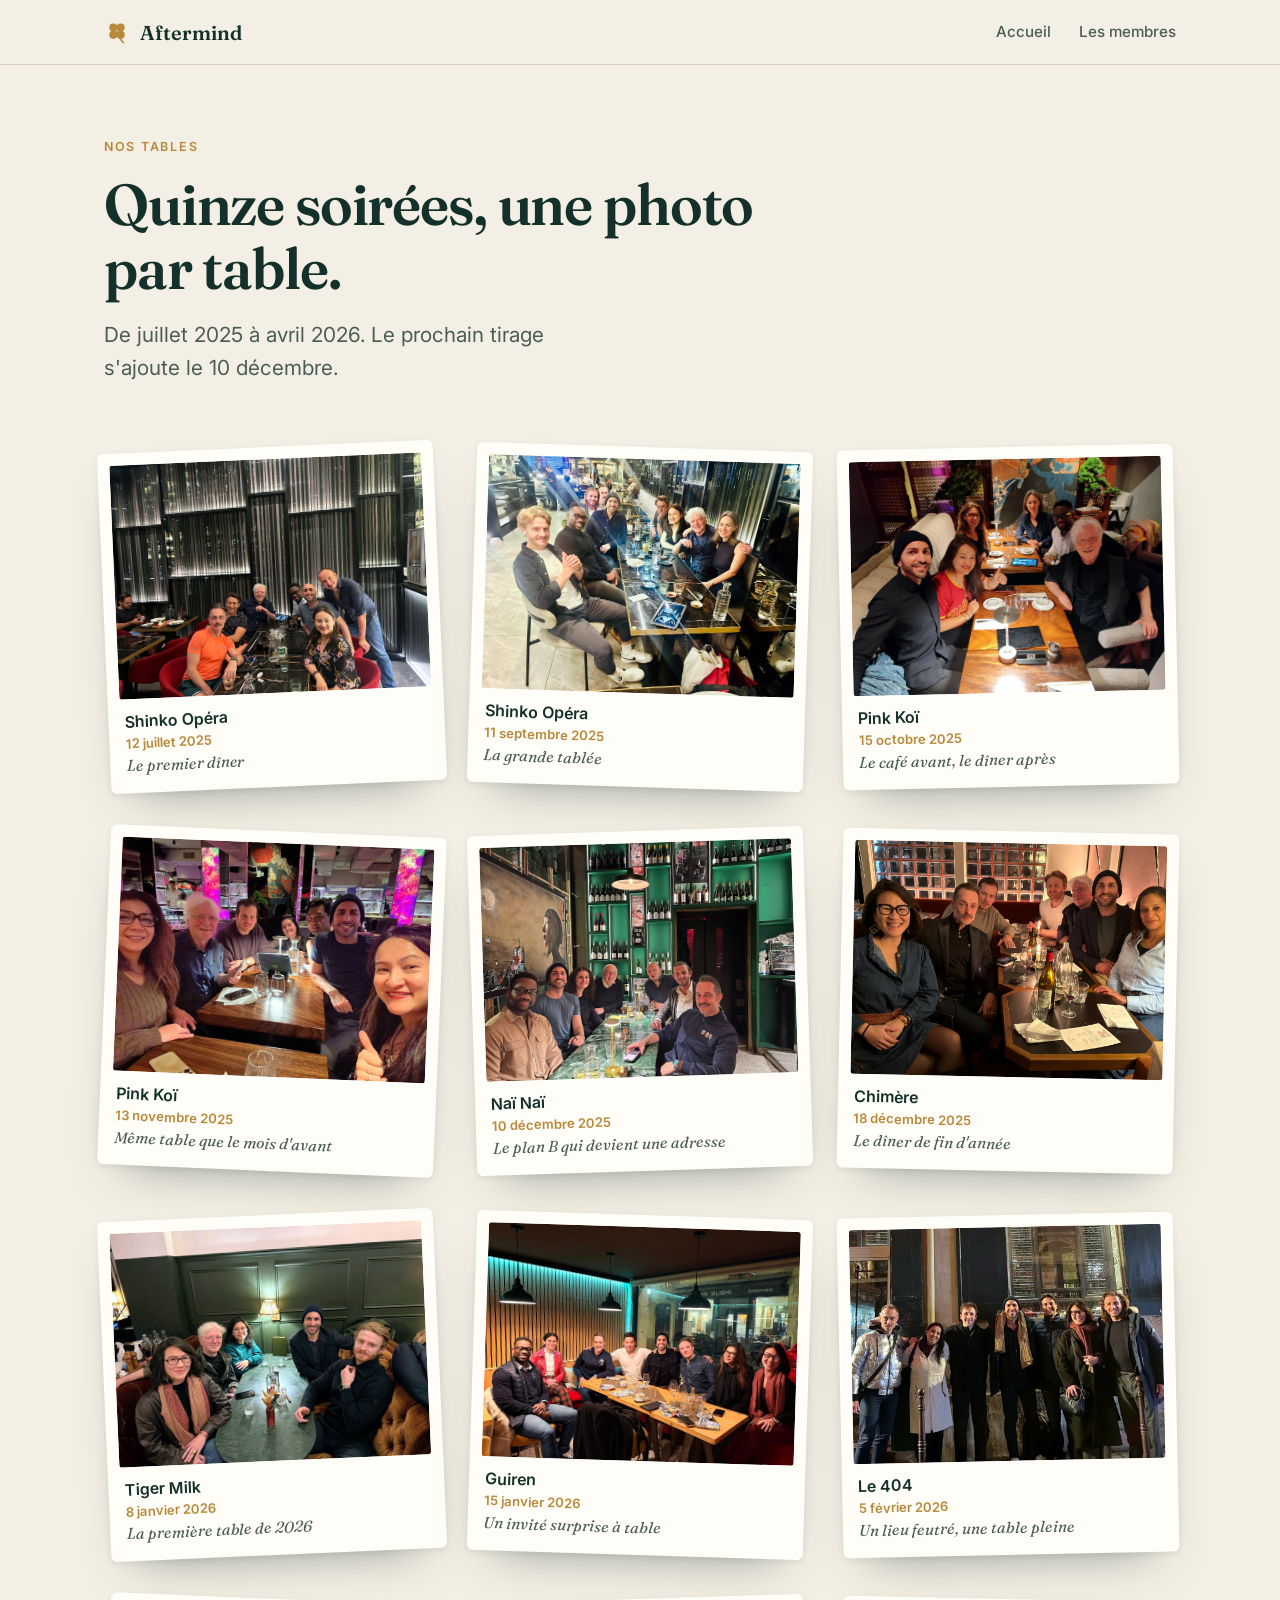
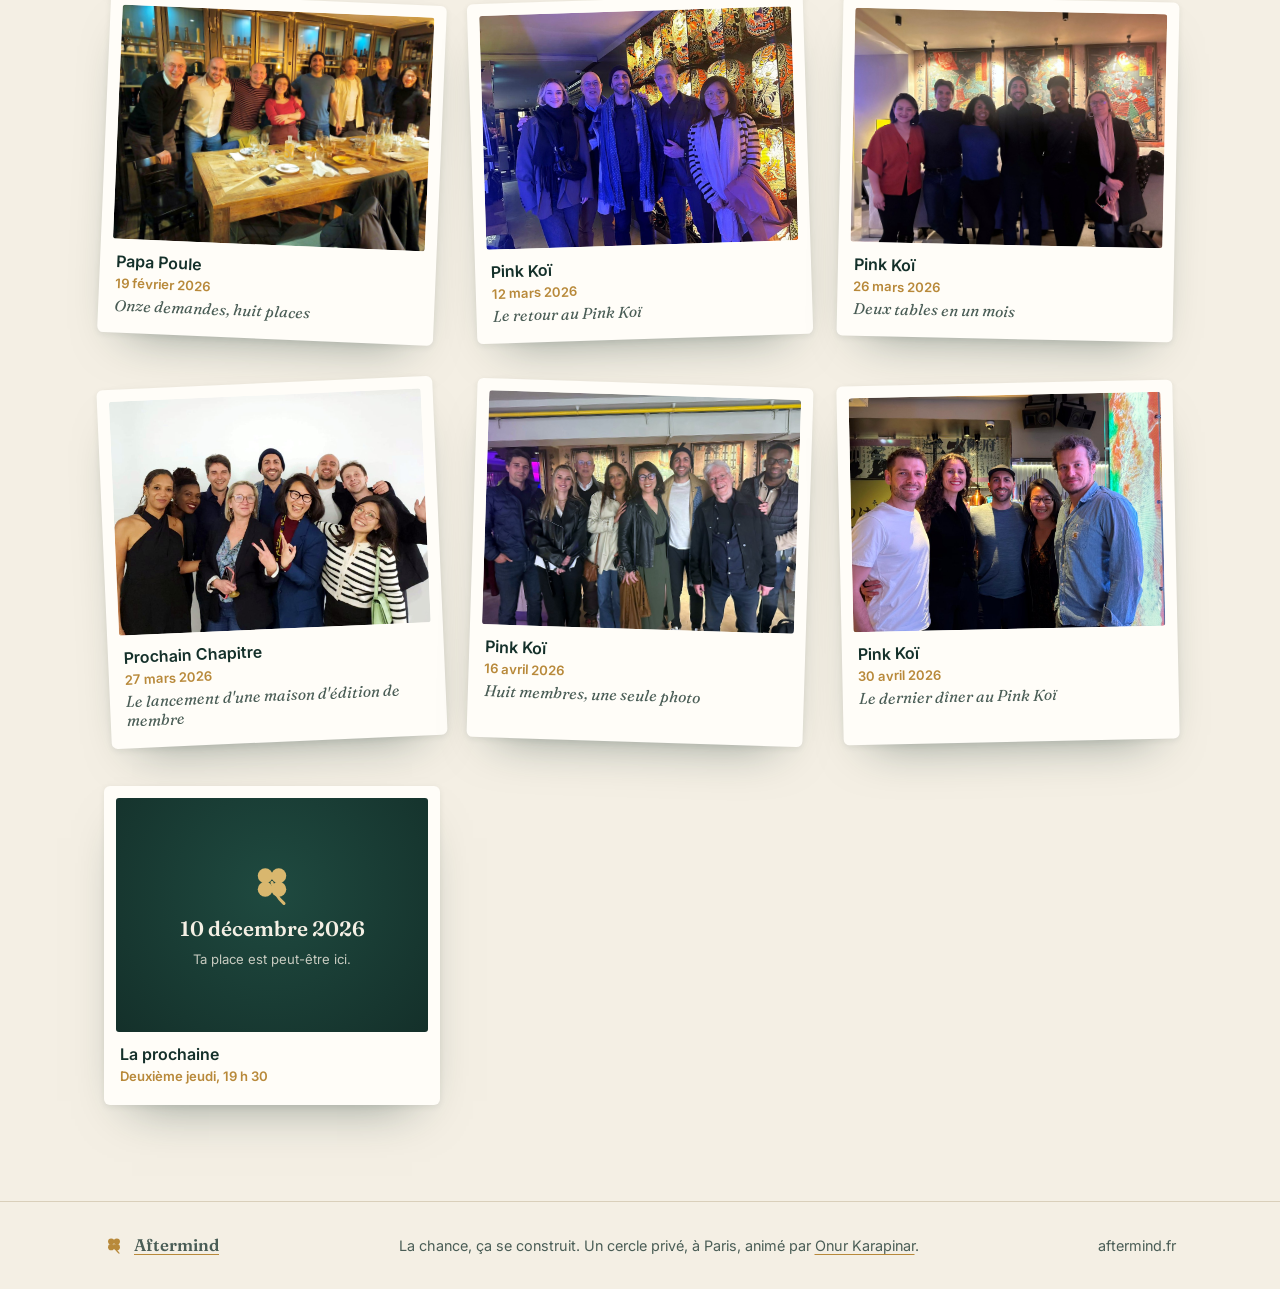
<file: nos-tables.html>
<!doctype html>
<html lang="fr">
<head>
  <meta charset="utf-8">
  <meta name="viewport" content="width=device-width, initial-scale=1">
  <title>Nos tables | Aftermind</title>
  <meta name="description" content="Quinze soirées du cercle Aftermind, de juillet 2025 à avril 2026, une photo par table.">
  <meta name="robots" content="noindex, nofollow">
  <meta property="og:title" content="Nos tables | Aftermind">
  <meta property="og:image" content="https://aftermind.fr/og.jpg">
  <meta name="theme-color" content="#14302A">
  <link rel="icon" href="favicon.svg" type="image/svg+xml">
  <link rel="preconnect" href="https://fonts.googleapis.com">
  <link rel="preconnect" href="https://fonts.gstatic.com" crossorigin>
  <link href="https://fonts.googleapis.com/css2?family=Fraunces:ital,opsz,wght,WONK@0,9..144,400,0;0,9..144,600,0;1,9..144,400,0&family=Inter:wght@400;500;600&display=swap" rel="stylesheet">
  <link rel="stylesheet" href="style.css">
</head>
<body>
  <header class="top">
    <div class="wrap top-inner">
      <a href="./" class="brand" aria-label="Aftermind, retour à l'accueil">
        <svg class="clover" viewBox="0 0 32 32" aria-hidden="true"><use href="#clover"/></svg>
        <span>Aftermind</span>
      </a>
      <nav aria-label="Sections"><a href="./">Accueil</a><a href="./#membres">Les membres</a></nav>
    </div>
  </header>
  <main>
    <section class="block tables-head">
      <div class="wrap">
        <p class="kicker">Nos tables</p>
        <h1>Quinze soirées, une photo par table.</h1>
        <p class="lead">De juillet 2025 à avril 2026. Le prochain tirage s'ajoute le 10 décembre.</p>
      </div>
    </section>
    <section class="tables-wall">
      <div class="wrap tables-grid">
        <figure class="table-print reveal" style="--r:-2.5deg">
          <img src="img/diners/2025-07-shinko.jpg" alt="Dîner Aftermind, Shinko Opéra, 12 juillet 2025" loading="lazy">
          <figcaption><strong>Shinko Opéra</strong><span>12 juillet 2025</span><em>Le premier dîner</em></figcaption>
        </figure>
        <figure class="table-print reveal" style="--r:1.8deg">
          <img src="img/diners/2025-09-shinko.jpg" alt="Dîner Aftermind, Shinko Opéra, 11 septembre 2025" loading="lazy">
          <figcaption><strong>Shinko Opéra</strong><span>11 septembre 2025</span><em>La grande tablée</em></figcaption>
        </figure>
        <figure class="table-print reveal" style="--r:-1.2deg">
          <img src="img/diners/2025-10-pink-koi.jpg" alt="Dîner Aftermind, Pink Koï, 15 octobre 2025" loading="lazy">
          <figcaption><strong>Pink Koï</strong><span>15 octobre 2025</span><em>Le café avant, le dîner après</em></figcaption>
        </figure>
        <figure class="table-print reveal" style="--r:2.4deg">
          <img src="img/diners/2025-11-pink-koi.jpg" alt="Dîner Aftermind, Pink Koï, 13 novembre 2025" loading="lazy">
          <figcaption><strong>Pink Koï</strong><span>13 novembre 2025</span><em>Même table que le mois d'avant</em></figcaption>
        </figure>
        <figure class="table-print reveal" style="--r:-1.8deg">
          <img src="img/diners/2025-12-nai-nai.jpg" alt="Dîner Aftermind, Naï Naï, 10 décembre 2025" loading="lazy">
          <figcaption><strong>Naï Naï</strong><span>10 décembre 2025</span><em>Le plan B qui devient une adresse</em></figcaption>
        </figure>
        <figure class="table-print reveal" style="--r:1.2deg">
          <img src="img/diners/2025-12-chimere.jpg" alt="Dîner Aftermind, Chimère, 18 décembre 2025" loading="lazy">
          <figcaption><strong>Chimère</strong><span>18 décembre 2025</span><em>Le dîner de fin d'année</em></figcaption>
        </figure>
        <figure class="table-print reveal" style="--r:-2.5deg">
          <img src="img/diners/2026-01-tiger-milk.jpg" alt="Dîner Aftermind, Tiger Milk, 8 janvier 2026" loading="lazy">
          <figcaption><strong>Tiger Milk</strong><span>8 janvier 2026</span><em>La première table de 2026</em></figcaption>
        </figure>
        <figure class="table-print reveal" style="--r:1.8deg">
          <img src="img/diners/2026-01-guiren.jpg" alt="Dîner Aftermind, Guiren, 15 janvier 2026" loading="lazy">
          <figcaption><strong>Guiren</strong><span>15 janvier 2026</span><em>Un invité surprise à table</em></figcaption>
        </figure>
        <figure class="table-print reveal" style="--r:-1.2deg">
          <img src="img/diners/2026-02-le-404.jpg" alt="Dîner Aftermind, Le 404, 5 février 2026" loading="lazy">
          <figcaption><strong>Le 404</strong><span>5 février 2026</span><em>Un lieu feutré, une table pleine</em></figcaption>
        </figure>
        <figure class="table-print reveal" style="--r:2.4deg">
          <img src="img/diners/2026-02-papa-poule.jpg" alt="Dîner Aftermind, Papa Poule, 19 février 2026" loading="lazy">
          <figcaption><strong>Papa Poule</strong><span>19 février 2026</span><em>Onze demandes, huit places</em></figcaption>
        </figure>
        <figure class="table-print reveal" style="--r:-1.8deg">
          <img src="img/diners/2026-03-pink-koi.jpg" alt="Dîner Aftermind, Pink Koï, 12 mars 2026" loading="lazy">
          <figcaption><strong>Pink Koï</strong><span>12 mars 2026</span><em>Le retour au Pink Koï</em></figcaption>
        </figure>
        <figure class="table-print reveal" style="--r:1.2deg">
          <img src="img/diners/2026-03-pink-koi-2.jpg" alt="Dîner Aftermind, Pink Koï, 26 mars 2026" loading="lazy">
          <figcaption><strong>Pink Koï</strong><span>26 mars 2026</span><em>Deux tables en un mois</em></figcaption>
        </figure>
        <figure class="table-print reveal" style="--r:-2.5deg">
          <img src="img/diners/2026-03-prochain-chapitre.jpg" alt="Dîner Aftermind, Prochain Chapitre, 27 mars 2026" loading="lazy">
          <figcaption><strong>Prochain Chapitre</strong><span>27 mars 2026</span><em>Le lancement d'une maison d'édition de membre</em></figcaption>
        </figure>
        <figure class="table-print reveal" style="--r:1.8deg">
          <img src="img/diners/2026-04-pink-koi.jpg" alt="Dîner Aftermind, Pink Koï, 16 avril 2026" loading="lazy">
          <figcaption><strong>Pink Koï</strong><span>16 avril 2026</span><em>Huit membres, une seule photo</em></figcaption>
        </figure>
        <figure class="table-print reveal" style="--r:-1.2deg">
          <img src="img/diners/2026-04-pink-koi-2.jpg" alt="Dîner Aftermind, Pink Koï, 30 avril 2026" loading="lazy">
          <figcaption><strong>Pink Koï</strong><span>30 avril 2026</span><em>Le dernier dîner au Pink Koï</em></figcaption>
        </figure>
        <figure class="table-print table-next">
          <div class="table-next-inner"><svg class="clover" viewBox="0 0 32 32" aria-hidden="true"><use href="#clover"/></svg><strong>10 décembre 2026</strong><span>Ta place est peut-être ici.</span></div>
          <figcaption><strong>La prochaine</strong><span>Deuxième jeudi, 19&nbsp;h&nbsp;30</span></figcaption>
        </figure>
      </div>
    </section>
  </main>
  <footer class="foot">
    <div class="wrap foot-inner">
      <a href="./" class="brand small"><svg class="clover" viewBox="0 0 32 32" aria-hidden="true"><use href="#clover"/></svg> Aftermind</a>
      <span>La chance, ça se construit. Un cercle privé, à Paris, animé par <a href="https://www.onurkarapinar.com" target="_blank" rel="noopener">Onur Karapinar</a>.</span>
      <span>aftermind.fr</span>
    </div>
  </footer>
  <svg width="0" height="0" style="position:absolute" aria-hidden="true">
    <symbol id="clover" viewBox="0 0 32 32">
      <g fill="currentColor"><circle cx="11.5" cy="10.5" r="5"/><circle cx="20.5" cy="10.5" r="5"/><circle cx="11.5" cy="19.5" r="5"/><circle cx="20.5" cy="19.5" r="5"/></g>
      <path d="M16 15 Q18 24 24 29" fill="none" stroke="currentColor" stroke-width="2" stroke-linecap="round"/>
    </symbol>
  </svg>
  <script src="site.js"></script>
</body>
</html>
</file>
<file: style.css>
/* Aftermind, maquette du 17/11/2026, version 2 */
:root {
  --bg: #F4EFE4;        /* crème */
  --bg-alt: #ECE5D5;
  --ink: #14302A;       /* vert profond */
  --ink-soft: #4A5D56;
  --accent: #B8893A;    /* or chaud */
  --gold-light: #D9B76E;
  --line: #D9CFBA;
  --card: #FBF8F1;
  --radius: 14px;
}

* { box-sizing: border-box; }
html { scroll-behavior: smooth; scroll-padding-top: 72px; }
body {
  margin: 0;
  background: var(--bg);
  color: var(--ink);
  font: 400 17px/1.6 "Inter", system-ui, sans-serif;
  -webkit-font-smoothing: antialiased;
  overflow-x: hidden;
}
img { max-width: 100%; display: block; }

.wrap { max-width: 1120px; margin: 0 auto; padding: 0 24px; }
.narrow { max-width: 680px; }
.measure { max-width: 60ch; }

h1, h2, h3 { font-family: "Fraunces", Georgia, serif; font-weight: 600; line-height: 1.12; margin: 0; }
h1 { font-size: clamp(2.4rem, 5.6vw, 4.3rem); letter-spacing: -0.02em; }
h2 { font-size: clamp(1.8rem, 3.8vw, 2.7rem); letter-spacing: -0.01em; margin-bottom: 20px; }
h3 { font-size: 1.22rem; margin-bottom: 8px; }
p { margin: 0 0 14px; }
.muted { color: var(--ink-soft); }

.eyebrow, .kicker {
  text-transform: uppercase; letter-spacing: 0.14em;
  font-size: 0.78rem; font-weight: 600; color: var(--accent);
  margin-bottom: 16px;
}

/* En-tête */
.top {
  position: sticky; top: 0; z-index: 10;
  background: rgba(244, 239, 228, 0.9);
  backdrop-filter: blur(10px);
  -webkit-backdrop-filter: blur(10px);
  border-bottom: 1px solid var(--line);
}
.top-inner { display: flex; align-items: center; justify-content: space-between; height: 64px; }
.brand { display: inline-flex; align-items: center; gap: 10px; color: var(--ink); text-decoration: none; font: 600 1.25rem "Fraunces", serif; }
.brand.small { font-size: 1.05rem; }
.clover { width: 26px; height: 26px; color: var(--accent); flex: none; }
.brand.small .clover { width: 20px; height: 20px; }
nav { display: flex; gap: 28px; }
nav a { color: var(--ink-soft); text-decoration: none; font-size: 0.95rem; font-weight: 500; position: relative; }
nav a::after { content: ""; position: absolute; left: 0; right: 100%; bottom: -4px; height: 2px; background: var(--accent); transition: right .25s ease; }
nav a:hover { color: var(--ink); }
nav a:hover::after { right: 0; }

/* Ouverture */
.hero { padding: 80px 0 72px; }
.hero-grid { display: grid; grid-template-columns: 1.05fr 1fr; gap: 56px; align-items: center; }
.lead { font-size: clamp(1.1rem, 2vw, 1.3rem); color: var(--ink-soft); margin-top: 22px; max-width: 36ch; }
.next {
  display: inline-grid; gap: 2px;
  margin-top: 32px; padding: 18px 24px;
  background: var(--ink); color: var(--bg);
  border-radius: var(--radius); text-decoration: none;
  box-shadow: 0 12px 30px -14px rgba(20, 48, 42, .55);
  transition: transform .25s ease, box-shadow .25s ease;
}
.next:hover { transform: translateY(-2px); box-shadow: 0 18px 36px -14px rgba(20, 48, 42, .6); }
.next-label { font-size: 0.72rem; text-transform: uppercase; letter-spacing: 0.14em; color: var(--gold-light); font-weight: 600; }
.next-date { font: 600 1.3rem "Fraunces", serif; }
.next-note { font-size: 0.88rem; opacity: 0.75; }
.hero-photo { margin: 0; position: relative; }
.hero-photo img {
  width: 100%; aspect-ratio: 4 / 5; object-fit: cover;
  border-radius: 200px 200px var(--radius) var(--radius);
  box-shadow: 0 30px 60px -30px rgba(20, 48, 42, .5);
}
.hero-photo figcaption {
  position: absolute; left: -18px; bottom: 28px;
  background: var(--bg); color: var(--ink);
  font: italic 400 1.05rem "Fraunces", serif;
  padding: 10px 16px; border-radius: 999px; border: 1px solid var(--line);
}

/* Chiffres */
.stats { background: var(--ink); color: var(--bg); padding: 48px 0; }
.stats-grid { display: grid; grid-template-columns: repeat(4, 1fr); gap: 24px; }
.stat { display: grid; gap: 4px; padding-left: 20px; border-left: 1px solid rgba(217, 183, 110, .35); }
.stat-num { font: 600 clamp(2.4rem, 5vw, 3.4rem)/1 "Fraunces", serif; color: var(--gold-light); }
.stat-label { font-size: 0.92rem; opacity: .8; }

/* Blocs */
.block { padding: 96px 0; }
.block.alt { background: var(--bg-alt); }
.two-col { display: grid; grid-template-columns: 1fr 1.25fr; gap: 64px; align-items: start; }
.sticky-head { position: sticky; top: 100px; }

/* Frise */
.timeline { list-style: none; margin: 0; padding: 0; position: relative; }
.timeline::before { content: ""; position: absolute; left: 7px; top: 8px; bottom: 8px; width: 2px; background: var(--line); }
.timeline li { position: relative; padding: 0 0 36px 40px; }
.timeline li::before {
  content: ""; position: absolute; left: 0; top: 6px;
  width: 16px; height: 16px; border-radius: 50%;
  background: var(--bg); border: 2px solid var(--accent);
}
.timeline li.now::before { background: var(--accent); box-shadow: 0 0 0 6px rgba(184, 137, 58, .18); }
.timeline .when { display: block; font-size: 0.82rem; font-weight: 600; color: var(--accent); letter-spacing: .04em; margin-bottom: 4px; }
.timeline p { color: var(--ink-soft); margin: 0; }

/* Galerie */
.gallery { display: grid; grid-template-columns: repeat(4, 1fr); grid-auto-rows: 210px; grid-auto-flow: dense; gap: 14px; margin-top: 12px; }
.gallery figure { margin: 0; overflow: hidden; border-radius: 12px; background: var(--line); }
.gallery img { width: 100%; height: 100%; object-fit: cover; transition: transform .6s ease; }
.gallery figure:hover img { transform: scale(1.04); }
.g-wide { grid-column: span 2; }
.g-tall { grid-row: span 2; }

/* Formats */
.cards { display: grid; grid-template-columns: repeat(3, 1fr); gap: 20px; margin-top: 12px; }
.card {
  background: var(--card); border: 1px solid var(--line); border-radius: var(--radius);
  padding: 28px; display: flex; flex-direction: column;
  transition: transform .25s ease, box-shadow .25s ease;
}
.card:hover { transform: translateY(-3px); box-shadow: 0 16px 32px -20px rgba(20, 48, 42, .35); }
.card p { color: var(--ink-soft); }
.num {
  display: inline-grid; place-items: center;
  width: 34px; height: 34px; border-radius: 50%;
  background: var(--ink); color: var(--bg);
  font: 600 0.95rem "Fraunces", serif; margin-bottom: 18px;
}
.card ul { margin: 6px 0 0; padding: 0; list-style: none; }
.card li { padding: 8px 0 8px 20px; border-top: 1px solid var(--line); position: relative; font-size: 0.95rem; }
.card li::before { content: ""; position: absolute; left: 2px; top: 17px; width: 7px; height: 7px; border-radius: 50%; background: var(--accent); }
.appel {
  margin: auto 0 0; padding: 16px 18px;
  background: var(--ink); color: var(--bg);
  border-radius: 10px; font: 500 0.9rem/1.7 ui-monospace, "SF Mono", Menlo, monospace;
  white-space: pre-wrap;
}
.aside { margin-top: 24px; color: var(--ink-soft); font-size: 0.95rem; font-style: italic; }

/* Calendrier */
.calendar {
  margin-top: 28px; padding: 28px;
  border: 1px solid var(--line); border-radius: var(--radius); background: var(--card);
  display: grid; grid-template-columns: 220px 1fr; gap: 28px; align-items: center;
}
.calendar-head .kicker { margin-bottom: 6px; }
.calendar-head .muted { margin: 0; font-size: 0.95rem; }
.dates { list-style: none; margin: 0; padding: 0; display: grid; grid-template-columns: repeat(4, 1fr); gap: 12px; }
.dates li {
  display: grid; justify-items: center; gap: 2px; padding: 16px 8px;
  border-radius: 12px; border: 1px solid var(--line); background: var(--bg);
}
.d-day { font: 600 2rem/1 "Fraunces", serif; }
.d-month { font-size: 0.85rem; color: var(--ink-soft); }
.d-tag { margin-top: 6px; font-size: 0.7rem; font-weight: 600; text-transform: uppercase; letter-spacing: .1em; color: var(--gold-light); }
.dates li.is-next { background: var(--ink); color: var(--bg); border-color: var(--ink); }
.dates li.is-next .d-month { color: rgba(244, 239, 228, .75); }

/* Citations */
.quotes-block { background: var(--ink); color: var(--bg); }
.quotes-block .kicker { color: var(--gold-light); }
.quotes { display: grid; grid-template-columns: repeat(3, 1fr); gap: 20px; }
.quotes blockquote {
  margin: 0; padding: 26px; border-radius: var(--radius);
  background: rgba(244, 239, 228, .06); border: 1px solid rgba(244, 239, 228, .12);
}
.quotes p { font: italic 400 1.2rem/1.4 "Fraunces", serif; margin-bottom: 12px; }
.quotes cite { font-style: normal; font-size: 0.82rem; color: var(--gold-light); letter-spacing: .04em; }
.quotes .q-big { grid-column: span 3; padding: 36px 40px; background: transparent; border: 0; border-left: 3px solid var(--accent); border-radius: 0; }
.quotes .q-big p { font-size: clamp(1.6rem, 3.4vw, 2.4rem); line-height: 1.25; }

/* Membres */
.mosaic { list-style: none; margin: 28px 0 0; padding: 0; display: flex; flex-wrap: wrap; gap: 10px; }
.mosaic li {
  padding: 8px 16px; border-radius: 999px;
  background: var(--card); border: 1px solid var(--line);
  font-size: 0.93rem; transition: background .2s ease, color .2s ease;
}
.mosaic li:nth-child(5n+1) { font-family: "Fraunces", serif; font-style: italic; font-size: 1.02rem; }
.mosaic li:hover { background: var(--ink); color: var(--bg); }
.fiches { margin-top: 44px; }
.fiches-note { font-size: 0.88rem; color: var(--accent); margin-bottom: 16px; }
.fiches-grid { list-style: none; margin: 0; padding: 0; display: grid; grid-template-columns: repeat(auto-fill, minmax(250px, 1fr)); gap: 12px; }
.fiche {
  display: grid; grid-template-columns: 44px 1fr; gap: 4px 14px; align-items: center;
  padding: 14px 16px; border-radius: 12px; background: var(--card); border: 1px solid var(--line);
}
.fiche.sans-accord { border-style: dashed; }
.avatar {
  width: 44px; height: 44px; border-radius: 50%; display: grid; place-items: center;
  background: var(--ink); color: var(--gold-light); font: 600 0.95rem "Fraunces", serif;
  grid-row: span 2;
}
.fiche-txt { display: grid; gap: 2px; font-size: 0.85rem; color: var(--ink-soft); line-height: 1.35; }
.fiche-txt strong { color: var(--ink); font-size: 0.98rem; }
.fiche-link { grid-column: 2; font-size: 0.8rem; color: var(--accent); font-weight: 600; text-decoration: none; }
.fiche-link:hover { text-decoration: underline; }

/* Règles */
.rules { list-style: none; counter-reset: r; padding: 0; margin: 0; display: grid; grid-template-columns: repeat(2, 1fr); gap: 0 48px; }
.rules li { counter-increment: r; padding: 26px 0 22px 56px; border-top: 1px solid var(--line); position: relative; }
.rules li::before {
  content: counter(r, decimal-leading-zero);
  position: absolute; left: 0; top: 26px;
  font: 600 1.25rem "Fraunces", serif; color: var(--accent);
}
.rules p { color: var(--ink-soft); margin: 0; }

/* Bibliothèque */
.books { display: grid; grid-template-columns: repeat(2, 1fr); gap: 20px; margin-top: 12px; }
.book {
  display: grid; grid-template-columns: 110px 1fr; gap: 22px; align-items: center;
  padding: 20px; border-radius: var(--radius); background: var(--card); border: 1px solid var(--line);
}
.book img, .book-cover { width: 110px; aspect-ratio: 2 / 3; object-fit: cover; border-radius: 4px 8px 8px 4px; box-shadow: 6px 8px 18px -8px rgba(20, 48, 42, .5); }
.book-cover { display: grid; place-items: center; background: var(--ink); color: var(--gold-light); font: italic 600 1.1rem "Fraunces", serif; }
.book .muted { margin: 0; font-size: 0.95rem; }
.todo { display: inline-block; padding: 2px 10px; border: 1px dashed var(--accent); border-radius: 8px; color: var(--accent); font-size: 0.95rem; font-family: "Inter", sans-serif; }

/* Invitation */
.invite { background: var(--ink); color: var(--bg); text-align: center; }
.invite .kicker { color: var(--gold-light); }
.invite p { color: rgba(244, 239, 228, 0.8); font-size: 1.1rem; }
.invite .narrow { margin: 0 auto; }
.clover.big { width: 56px; height: 56px; color: var(--gold-light); margin: 0 auto 20px; display: block; }

/* Questions */
.faq details { border-top: 1px solid var(--line); padding: 18px 0; }
.faq details:last-child { border-bottom: 1px solid var(--line); }
.faq summary { cursor: pointer; font-weight: 600; list-style: none; display: flex; justify-content: space-between; gap: 16px; }
.faq summary::-webkit-details-marker { display: none; }
.faq summary::after { content: "+"; color: var(--accent); font-size: 1.3rem; line-height: 1; transition: transform .2s ease; }
.faq details[open] summary::after { transform: rotate(45deg); }
.faq details p { color: var(--ink-soft); margin: 12px 0 0; }

/* Pied de page */
.foot { border-top: 1px solid var(--line); padding: 32px 0; font-size: 0.9rem; color: var(--ink-soft); }
.foot-inner { display: flex; justify-content: space-between; align-items: center; gap: 16px; flex-wrap: wrap; }

/* Apparition au défilement */
.anim .reveal { opacity: 0; transform: translateY(18px); transition: opacity .7s ease, transform .7s ease; }
.anim .reveal.is-in { opacity: 1; transform: none; }

/* Tablette */
@media (max-width: 900px) {
  .hero-grid { grid-template-columns: 1fr; gap: 40px; }
  .hero-photo img { aspect-ratio: 16 / 11; border-radius: 120px 120px var(--radius) var(--radius); }
  .cards, .quotes { grid-template-columns: 1fr; }
  .quotes .q-big { grid-column: auto; }
  .two-col { grid-template-columns: 1fr; gap: 24px; }
  .sticky-head { position: static; }
  .rules, .books { grid-template-columns: 1fr; }
  .stats-grid { grid-template-columns: repeat(2, 1fr); row-gap: 32px; }
  .gallery { grid-template-columns: repeat(2, 1fr); grid-auto-rows: 170px; }
  .calendar { grid-template-columns: 1fr; gap: 16px; }
}
/* Téléphone */
@media (max-width: 640px) {
  .wrap { padding: 0 16px; }
  nav { display: none; }
  .hero { padding: 48px 0 56px; }
  .block { padding: 64px 0; }
  .hero-photo figcaption { left: 12px; bottom: 12px; }
  .dates { grid-template-columns: repeat(2, 1fr); }
  .quotes .q-big { padding: 8px 0 8px 20px; }
  .book { grid-template-columns: 84px 1fr; gap: 16px; }
  .book img, .book-cover { width: 84px; }
  .foot-inner { flex-direction: column; align-items: flex-start; }
}
@media (prefers-reduced-motion: reduce) {
  html { scroll-behavior: auto; }
  * { transition: none !important; }
}

/* Version 3 : citations nommées, fiches avec photo, bibliothèque */
.quotes blockquote { display: flex; flex-direction: column; }
.quotes blockquote p { flex: 1; }
.quotes footer { display: flex; align-items: center; gap: 12px; }
.quotes footer strong { display: block; font-size: 0.95rem; color: var(--bg); }
.quotes footer cite { display: block; }
.q-av { width: 44px; height: 44px; border-radius: 50%; overflow: hidden; flex: none; display: grid; place-items: center; background: rgba(217, 183, 110, .2); color: var(--gold-light); font: 600 0.9rem "Fraunces", serif; border: 2px solid rgba(217, 183, 110, .5); }
.q-av img { width: 100%; height: 100%; object-fit: cover; }
.quotes .q-big .q-av { width: 56px; height: 56px; }
img.avatar { object-fit: cover; padding: 0; }
.books { grid-template-columns: repeat(3, 1fr); }
.book { grid-template-columns: 96px 1fr; align-items: start; }
.book img, .book-cover { width: 96px; }
.book-cover { padding: 10px; text-align: center; font-size: 0.85rem; line-height: 1.25; }
.book h3 { font-size: 1.05rem; margin-bottom: 4px; }
.book-author { font-weight: 600; font-size: 0.9rem; margin: 0 0 6px; color: var(--accent); }
.book .muted { font-size: 0.9rem; }
.book-ed { font-size: 0.78rem; color: var(--ink-soft); opacity: .8; margin: 6px 0 0; }
@media (max-width: 900px) { .books { grid-template-columns: 1fr 1fr; } }
@media (max-width: 640px) { .books { grid-template-columns: 1fr; } .book { grid-template-columns: 84px 1fr; } .book img, .book-cover { width: 84px; } }
@media (max-width: 640px) {
  .fiches-grid { grid-template-columns: 1fr 1fr; gap: 10px; }
  .fiche { grid-template-columns: 1fr; justify-items: center; text-align: center; padding: 14px 10px; }
  .avatar { grid-row: auto; width: 56px; height: 56px; }
  .fiche-link { grid-column: auto; }
}

/* Bibliothèque par thème */
.shelf-title { font-size: 1.15rem; margin: 40px 0 14px; padding-bottom: 8px; border-bottom: 1px solid var(--line); color: var(--ink); }
.shelf-title:first-of-type { margin-top: 24px; }
.book h4 { font: 600 1.05rem/1.2 "Fraunces", serif; margin: 0 0 4px; }
.soon { list-style: none; margin: 0; padding: 0; display: grid; gap: 8px; }
.soon li { padding: 12px 16px; border: 1px dashed var(--accent); border-radius: 12px; color: var(--ink-soft); }
.soon strong { color: var(--ink); }

/* Mur de visages */
.faces { display: flex; flex-wrap: wrap; justify-content: center; margin: 32px 0 8px; padding: 0 12px; }
.faces img {
  width: 76px; height: 76px; border-radius: 50%; object-fit: cover;
  border: 3px solid var(--bg-alt); margin: -6px; position: relative;
  transition: transform .25s ease, z-index 0s; box-shadow: 0 6px 14px -8px rgba(20, 48, 42, .5);
}
.faces img:hover { transform: scale(1.35); z-index: 2; }
@media (max-width: 640px) { .faces img { width: 54px; height: 54px; margin: -4px; } }

/* Portraits plus visibles */
.fiche { grid-template-columns: 64px 1fr; gap: 4px 16px; padding: 16px; }
.avatar { width: 64px; height: 64px; }
.q-av { width: 52px; height: 52px; }
.quotes .q-big .q-av { width: 72px; height: 72px; }
@media (max-width: 640px) {
  .fiche { grid-template-columns: 1fr; }
  .avatar { width: 72px; height: 72px; }
}

/* Agenda */
.btn-cal { display: inline-block; margin-top: 12px; padding: 10px 16px; border-radius: 999px; background: var(--ink); color: var(--bg); text-decoration: none; font-size: 0.9rem; font-weight: 600; transition: transform .2s ease; }
.btn-cal:hover { transform: translateY(-2px); }

/* Déclics */
.wins { list-style: none; margin: 12px 0 0; padding: 0; display: grid; grid-template-columns: repeat(3, 1fr); gap: 18px; }
.wins li { padding: 24px; border-radius: var(--radius); background: var(--card); border: 1px solid var(--line); }
.win-n { display: block; font: 600 2.4rem/1 "Fraunces", serif; color: var(--accent); margin-bottom: 10px; }
.wins p { margin: 0; color: var(--ink-soft); }
@media (max-width: 900px) { .wins { grid-template-columns: 1fr 1fr; } }
@media (max-width: 640px) { .wins { grid-template-columns: 1fr; } }

/* Ouverture : photo de Guiren en paysage */
.hero-grid { grid-template-columns: 0.9fr 1.25fr; gap: 48px; }
.hero-photo img { aspect-ratio: 4 / 3; object-position: center 60%; border-radius: 160px 160px var(--radius) var(--radius); }
@media (max-width: 900px) { .hero-photo img { aspect-ratio: 4 / 3; border-radius: 100px 100px var(--radius) var(--radius); } }
.hero-grid > * { min-width: 0; }

/* Ouverture v2 : texte puis grande photo panoramique */
.hero { padding: 72px 0 56px; }
.hero-grid { grid-template-columns: 1fr; gap: 40px; }
.hero-text { max-width: 760px; }
.hero h1 { max-width: 18ch; }
.hero-photo img { aspect-ratio: 16 / 8; object-position: center 55%; border-radius: 28px; }
.hero-photo figcaption { left: 24px; bottom: 24px; }
@media (max-width: 900px) { .hero-photo img { aspect-ratio: 4 / 3; border-radius: 20px; } }
@media (max-width: 640px) { .hero { padding: 40px 0 48px; } .hero-photo figcaption { left: 12px; bottom: 12px; font-size: 0.9rem; } }

/* Ouverture plein écran */
.hero-full { position: relative; min-height: calc(100vh - 64px); min-height: calc(100svh - 64px); display: flex; align-items: flex-end; overflow: hidden; color: var(--bg); background: var(--ink); }
.hero-bg { position: absolute; inset: 0; width: 100%; height: 100%; object-fit: cover; object-position: center 58%; transform: scale(1.06); animation: heroZoom 14s ease-out forwards; }
@keyframes heroZoom { to { transform: scale(1); } }
.hero-shade { position: absolute; inset: 0; background:
  linear-gradient(180deg, rgba(10, 26, 22, .15) 0%, rgba(10, 26, 22, .25) 40%, rgba(10, 26, 22, .88) 100%),
  linear-gradient(90deg, rgba(10, 26, 22, .55) 0%, rgba(10, 26, 22, 0) 60%); }
.hero-content { position: relative; z-index: 1; padding-top: 120px; padding-bottom: 72px; width: 100%; }
.hero-content h1 { color: #FBF8F1; max-width: 16ch; text-shadow: 0 2px 30px rgba(0, 0, 0, .35); }
.hero-content .eyebrow { color: var(--gold-light); }
.hero-content .lead { color: rgba(251, 248, 241, .88); max-width: 40ch; }
.hero-content .next { background: rgba(251, 248, 241, .12); border: 1px solid rgba(251, 248, 241, .25); backdrop-filter: blur(10px); -webkit-backdrop-filter: blur(10px); box-shadow: none; }
.hero-credit { position: absolute; right: 24px; bottom: 20px; z-index: 1; margin: 0; font: italic 400 0.9rem "Fraunces", serif; color: rgba(251, 248, 241, .7); }
.hero-scroll { position: absolute; left: 50%; bottom: 18px; z-index: 1; width: 26px; height: 42px; margin-left: -13px; border: 2px solid rgba(251, 248, 241, .6); border-radius: 14px; }
.hero-scroll span { position: absolute; left: 50%; top: 8px; width: 4px; height: 8px; margin-left: -2px; border-radius: 2px; background: var(--gold-light); animation: scrollDot 1.8s ease-in-out infinite; }
@keyframes scrollDot { 0% { opacity: 0; transform: translateY(0); } 40% { opacity: 1; } 100% { opacity: 0; transform: translateY(14px); } }
@media (max-width: 640px) {
  .hero-full { min-height: calc(100svh - 64px); }
  .hero-bg { object-position: 40% 55%; }
  .hero-content { padding-bottom: 64px; }
  .hero-credit { right: 16px; bottom: 12px; font-size: 0.8rem; }
  .hero-scroll { display: none; }
}
@media (prefers-reduced-motion: reduce) { .hero-bg, .hero-scroll span { animation: none; transform: none; } }

/* Ligne des lieux */
.places { background: var(--ink); color: var(--bg); padding: 28px 0 32px; overflow: hidden; }
.places-title { text-align: center; margin: 0 0 16px; font-size: 0.75rem; letter-spacing: .16em; text-transform: uppercase; color: var(--gold-light); font-weight: 600; }
.marquee { display: flex; width: max-content; animation: marquee 48s linear infinite; }
.marquee:hover { animation-play-state: paused; }
.marquee-track { display: flex; list-style: none; margin: 0; padding: 0; }
.marquee-track li { display: flex; align-items: baseline; gap: 10px; padding: 0 28px; white-space: nowrap; border-right: 1px solid rgba(217, 183, 110, .3); }
.marquee-track strong { font: italic 400 1.6rem "Fraunces", serif; }
.marquee-track span { font-size: 0.8rem; opacity: .6; }
@keyframes marquee { to { transform: translateX(-50%); } }
@media (prefers-reduced-motion: reduce) { .marquee { animation: none; flex-wrap: wrap; width: auto; } .marquee-track[aria-hidden] { display: none; } }

/* Mot de l'hôte */
.host-inner { display: grid; grid-template-columns: 220px 1fr; gap: 56px; align-items: center; max-width: 920px; }
.host-photo { width: 220px; height: 220px; border-radius: 50%; object-fit: cover; box-shadow: 0 0 0 8px var(--bg-alt), 0 0 0 9px var(--accent); }
.host-quote { margin: 0; }
.host-quote p { font: italic 400 clamp(1.25rem, 2.4vw, 1.6rem)/1.45 "Fraunces", serif; color: var(--ink); margin: 0 0 14px; }
.host-sign { margin: 18px 0 0; font-weight: 600; }
.host-sign span { font-weight: 400; color: var(--ink-soft); }
@media (max-width: 760px) { .host-inner { grid-template-columns: 1fr; gap: 28px; text-align: center; } .host-photo { margin: 0 auto; width: 160px; height: 160px; } }

/* ===== Version 4 ===== */
/* Italiques sans lettres « wonky » */
* { font-variation-settings: "WONK" 0; }

/* Ouverture lisible : texte puis grande photo */
.hero-v3 { padding: 64px 0 40px; }
.hero-v3 h1 { max-width: 20ch; }
.hero-v3-row { display: grid; grid-template-columns: 1.2fr 1fr; gap: 40px; align-items: end; margin-top: 8px; }
.hero-v3-row .lead { margin: 0; }
.hero-v3-row .next { margin-top: 0; justify-self: end; }
.hero-v3-photo { position: relative; margin: 40px 0 0; }
.hero-v3-photo img { width: 100%; aspect-ratio: 16 / 9; object-fit: cover; object-position: center 62%; border-radius: 24px; box-shadow: 0 40px 80px -40px rgba(20, 48, 42, .55); }
.hero-v3-photo figcaption { position: absolute; left: 20px; bottom: 18px; background: rgba(244, 239, 228, .92); color: var(--ink); font: italic 400 0.95rem "Fraunces", serif; padding: 8px 14px; border-radius: 999px; }
@media (max-width: 900px) { .hero-v3-row { grid-template-columns: 1fr; gap: 24px; } .hero-v3-row .next { justify-self: start; } .hero-v3-photo img { aspect-ratio: 4 / 3; } }
@media (max-width: 640px) { .hero-v3 { padding: 40px 0 24px; } .hero-v3-photo { margin-top: 28px; } .hero-v3-photo img { border-radius: 16px; } .hero-v3-photo figcaption { left: 10px; bottom: 10px; font-size: 0.8rem; } }

/* Citations : plus droites, plus lisibles */
.quotes p { font-style: normal; font-weight: 400; letter-spacing: -0.005em; }
.quotes .q-big p { font-size: clamp(1.5rem, 3vw, 2.2rem); max-width: 30ch; }

/* Histoire en diaporama */
.story-head { display: flex; justify-content: space-between; align-items: end; gap: 24px; margin-bottom: 8px; }
.story-nav { display: flex; gap: 10px; }
.story-btn { width: 48px; height: 48px; border-radius: 50%; border: 1px solid var(--line); background: var(--card); color: var(--ink); font: 400 1.6rem/1 "Fraunces", serif; cursor: pointer; transition: background .2s ease, color .2s ease; }
.story-btn:hover { background: var(--ink); color: var(--bg); }
.story { display: grid; grid-auto-flow: column; grid-auto-columns: minmax(300px, 32%); gap: 20px; overflow-x: auto; scroll-snap-type: x mandatory; scroll-behavior: smooth; padding: 16px 2px 24px; scrollbar-width: none; }
.story::-webkit-scrollbar { display: none; }
.slide { scroll-snap-align: start; background: var(--card); border: 1px solid var(--line); border-radius: var(--radius); overflow: hidden; display: flex; flex-direction: column; }
.slide-media { aspect-ratio: 4 / 3; background: var(--ink); }
.slide-media img { width: 100%; height: 100%; object-fit: cover; }
.slide-mark { width: 100%; height: 100%; display: grid; place-items: center; background: radial-gradient(circle at 50% 40%, #1f4a40, var(--ink)); }
.slide-mark svg { width: 72px; height: 72px; color: var(--gold-light); }
.slide-body { padding: 20px 22px 24px; }
.slide-body .when { display: block; font-size: 0.8rem; font-weight: 600; color: var(--accent); letter-spacing: .04em; margin-bottom: 6px; }
.slide-body p { color: var(--ink-soft); margin: 0; }
.slide-now { border-color: var(--accent); }
.slide-now .slide-mark { background: radial-gradient(circle at 50% 40%, #3a5e3f, var(--ink)); }
.story-dots { display: flex; justify-content: center; gap: 8px; }
.story-dots i { width: 8px; height: 8px; border-radius: 50%; background: var(--line); transition: background .2s ease, width .2s ease; }
.story-dots i.on { width: 22px; border-radius: 4px; background: var(--accent); }
@media (max-width: 640px) { .story { grid-auto-columns: 84%; } .story-btn { width: 40px; height: 40px; } }

/* Boîte à outils */
.tools { display: grid; grid-template-columns: repeat(3, 1fr); gap: 20px; margin-top: 12px; }
.tool { background: var(--card); border: 1px solid var(--line); border-radius: var(--radius); padding: 26px; display: flex; flex-direction: column; gap: 10px; }
.tool h3 { margin: 0; }
.tool p { margin: 0; color: var(--ink-soft); }
.tpl { margin: 4px 0 0; padding: 14px 16px; border-radius: 10px; background: var(--ink); color: var(--bg); font: 500 0.88rem/1.7 ui-monospace, "SF Mono", Menlo, monospace; white-space: pre-wrap; }
.btn-copy { align-self: flex-start; margin-top: auto; padding: 10px 16px; border-radius: 999px; border: 1px solid var(--ink); background: transparent; color: var(--ink); font: 600 0.88rem "Inter", sans-serif; cursor: pointer; transition: background .2s ease, color .2s ease; }
.btn-copy:hover, .btn-copy.done { background: var(--ink); color: var(--bg); }
.tool .btn-cal { align-self: flex-start; margin-top: auto; }
.tool-note { font-size: 0.85rem; }
@media (max-width: 900px) { .tools { grid-template-columns: 1fr; } }
.host-photo { object-position: center; }

/* ===== Version 5 ===== */
/* Titres intermédiaires en sans-serif, plus lisibles */
h3, .slide-body h3, .book h4 { font-family: "Inter", system-ui, sans-serif; font-weight: 600; letter-spacing: -0.01em; }

/* Ouverture : bannière */
.hero-v5 { padding: 56px 0 32px; }
.hero-v5 h1 { font-size: clamp(2.4rem, 5.4vw, 4.4rem); max-width: 16ch; }
.hero-v5 .hero-v3-photo { margin-top: 32px; }
.hero-v5 .hero-v3-photo img { aspect-ratio: 21 / 8; object-position: center 60%; border-radius: 20px; }
@media (max-width: 900px) { .hero-v5 .hero-v3-photo img { aspect-ratio: 16 / 9; } }

/* Histoire plus compacte */
.story { grid-auto-columns: minmax(260px, 27%); align-items: start; }
.slide-media { aspect-ratio: 16 / 10; }
.slide-body { padding: 16px 18px 20px; }
.slide-body h3 { font-size: 1.05rem; margin-bottom: 6px; }
.slide-body p { font-size: 0.93rem; line-height: 1.5; }
.slide-mark svg { width: 56px; height: 56px; }
@media (max-width: 640px) { .story { grid-auto-columns: 80%; } }

/* Galerie : légendes */
.gallery figure { position: relative; }
.gallery figcaption { position: absolute; left: 10px; bottom: 10px; padding: 4px 10px; border-radius: 999px; background: rgba(20, 48, 42, .75); color: #FBF8F1; font-size: 0.75rem; opacity: 0; transform: translateY(4px); transition: opacity .25s ease, transform .25s ease; }
.gallery figure:hover figcaption { opacity: 1; transform: none; }
@media (hover: none) { .gallery figcaption { opacity: 1; transform: none; } }

/* Citations : grille 3 x 3 */
.quotes blockquote p { font-size: 1.12rem; }

/* Membres : recherche et filtres */
.finder { margin-top: 36px; display: flex; flex-wrap: wrap; gap: 12px; align-items: center; }
.finder input { flex: 1 1 260px; padding: 12px 16px; border-radius: 999px; border: 1px solid var(--line); background: var(--card); font: 400 0.95rem "Inter", sans-serif; color: var(--ink); }
.finder input:focus { outline: 2px solid var(--accent); outline-offset: 1px; }
.chips { display: flex; flex-wrap: wrap; gap: 8px; }
.chip { padding: 8px 14px; border-radius: 999px; border: 1px solid var(--line); background: var(--card); color: var(--ink); font: 500 0.88rem "Inter", sans-serif; cursor: pointer; }
.chip.on, .chip:hover { background: var(--ink); color: var(--bg); border-color: var(--ink); }
.fiche.hide { display: none; }
.fiches-count { font-size: 0.85rem; color: var(--ink-soft); margin: 12px 0 0; }

/* ===== Version 6 ===== */
/* Ouverture chaleureuse : texte + deux tirages photo */
.hero-v6 { padding: 64px 0 72px; overflow: hidden; }
.hero-v6-grid { display: grid; grid-template-columns: 1.05fr 1fr; gap: 64px; align-items: center; }
.hero-v6-grid > * { min-width: 0; }
.hero-v6 h1 { font-size: clamp(2.4rem, 4.6vw, 3.9rem); max-width: 13ch; }
.hero-v6 .lead { max-width: 38ch; }
.motto { display: flex; align-items: center; gap: 10px; margin: 26px 0 0; font: italic 400 1.1rem "Fraunces", serif; color: var(--accent); }
.motto .clover { width: 22px; height: 22px; }
.hero-v6-photos { position: relative; height: 460px; }
.print { position: absolute; margin: 0; padding: 10px 10px 34px; background: #FFFDF8; border-radius: 6px; box-shadow: 0 24px 50px -24px rgba(20, 48, 42, .45), 0 2px 6px rgba(20, 48, 42, .08); transition: transform .5s ease; }
.print img { display: block; width: 100%; aspect-ratio: 4 / 3; object-fit: cover; border-radius: 3px; }
.print figcaption { position: absolute; left: 0; right: 0; bottom: 8px; text-align: center; font: italic 400 0.9rem "Fraunces", serif; color: var(--ink-soft); }
.print-back { width: 62%; right: 0; top: 0; transform: rotate(5deg); }
.print-front { width: 78%; left: 0; bottom: 0; transform: rotate(-3deg); }
.hero-v6-photos:hover .print-front { transform: rotate(-1deg) translateY(-6px); }
.hero-v6-photos:hover .print-back { transform: rotate(7deg) translateX(8px); }
@media (max-width: 900px) {
  .hero-v6-grid { grid-template-columns: 1fr; gap: 40px; }
  .hero-v6-photos { height: auto; aspect-ratio: 4 / 3.4; max-width: 520px; width: 100%; margin: 0 auto; }
}
@media (max-width: 640px) { .hero-v6 { padding: 40px 0 56px; } }

/* Diaporama des soirées */
.reel { display: grid; grid-auto-flow: column; grid-auto-columns: min(62vw, 760px); gap: 20px; overflow-x: auto; scroll-snap-type: x mandatory; scroll-behavior: smooth; padding: 8px max(24px, calc((100vw - 1120px) / 2 + 24px)) 12px; scroll-padding: 0 max(24px, calc((100vw - 1120px) / 2 + 24px)); scrollbar-width: none; }
.reel::-webkit-scrollbar { display: none; }
.reel-item { margin: 0; scroll-snap-align: start; position: relative; border-radius: 18px; overflow: hidden; background: var(--line); }
.reel-item img { width: 100%; aspect-ratio: 3 / 2; object-fit: cover; display: block; transition: transform .8s ease; }
.reel-item:hover img { transform: scale(1.03); }
.reel-item figcaption { position: absolute; left: 0; right: 0; bottom: 0; padding: 40px 20px 16px; background: linear-gradient(transparent, rgba(10, 26, 22, .75)); color: #FBF8F1; font: italic 400 1.05rem "Fraunces", serif; }
@media (max-width: 640px) { .reel { grid-auto-columns: 86vw; padding: 8px 16px 12px; scroll-padding: 0 16px; } }

/* Témoignages : deux en vedette, les autres défilent */
.quotes-v6 { grid-template-columns: 1fr 1fr; gap: 28px; }
.quotes-v6 .q-big { grid-column: auto; padding: 8px 0 8px 28px; }
.quotes-v6 .q-big p { font-size: clamp(1.3rem, 2.4vw, 1.75rem); max-width: none; }
.q-marquee { margin-top: 48px; overflow: hidden; mask-image: linear-gradient(90deg, transparent, #000 8%, #000 92%, transparent); -webkit-mask-image: linear-gradient(90deg, transparent, #000 8%, #000 92%, transparent); }
.q-track { display: flex; gap: 18px; width: max-content; animation: marquee 70s linear infinite; }
.q-marquee:hover .q-track { animation-play-state: paused; }
.q-track blockquote { width: 340px; flex: none; margin: 0; padding: 22px; border-radius: var(--radius); background: rgba(244, 239, 228, .06); border: 1px solid rgba(244, 239, 228, .12); display: flex; flex-direction: column; gap: 14px; }
.q-track blockquote p { flex: 1; margin: 0; font: 400 1.05rem/1.45 "Fraunces", serif; color: var(--bg); }
@media (max-width: 900px) { .quotes-v6 { grid-template-columns: 1fr; } }
@media (prefers-reduced-motion: reduce) { .q-track { animation: none; flex-wrap: wrap; width: auto; } .q-track [aria-hidden] { display: none; } }

/* Devise */
.motto-big { font: italic 400 clamp(1.4rem, 3vw, 2rem) "Fraunces", serif; color: var(--gold-light); margin: 0 0 18px; }
.q-track footer { display: flex; align-items: center; gap: 12px; }
.q-track footer strong { display: block; font-size: 0.95rem; color: var(--bg); }
.q-track footer cite { display: block; font-style: normal; font-size: 0.8rem; color: var(--gold-light); }

/* ===== Version 7 ===== */
/* Histoire : cartes de même hauteur, photos au même format */
.story { align-items: stretch; }
.slide-media { position: relative; height: 200px; aspect-ratio: auto; overflow: hidden; }
.slide-media img { position: absolute; inset: 0; width: 100%; height: 100%; object-fit: cover; }
.slide-body { flex: 1; }
.slide-body h3 { min-height: 2.6em; display: flex; align-items: flex-end; }

/* La chance */
.motto { align-items: flex-start; line-height: 1.4; max-width: 40ch; }
.motto .clover { margin-top: 3px; }
.motto em { display: block; font-style: normal; font-family: "Inter", sans-serif; font-size: 0.95rem; color: var(--ink-soft); margin-top: 4px; }
.motto-big span { display: block; font-size: 0.6em; color: rgba(244, 239, 228, .75); margin-top: 6px; }

/* Témoignages : deuxième ligne en sens inverse */
.q-marquee + .q-marquee { margin-top: 18px; }
.q-reverse .q-track { animation-direction: reverse; animation-duration: 80s; }

/* Liens vers le site d'Onur */
.foot a, .host-sign a { color: inherit; text-decoration: underline; text-decoration-color: var(--accent); text-underline-offset: 3px; }
.foot a:hover, .host-sign a:hover { color: var(--accent); }

/* ===== Page « Nos tables » ===== */
.tables-head { padding: 72px 0 24px; border-top: 0; }
.tables-head h1 { font-size: clamp(2.2rem, 5vw, 3.6rem); max-width: 18ch; }
.tables-head .lead { margin-top: 16px; }
.tables-wall { padding: 24px 0 96px; }
.tables-grid { display: grid; grid-template-columns: repeat(3, 1fr); gap: 44px 32px; }
.table-print { margin: 0; padding: 12px 12px 18px; background: #FFFDF8; border-radius: 6px; box-shadow: 0 24px 50px -28px rgba(20, 48, 42, .5), 0 2px 6px rgba(20, 48, 42, .08); transform: rotate(var(--r, 0deg)); transition: transform .4s ease, box-shadow .4s ease; }
.table-print:hover { transform: rotate(0deg) translateY(-6px) scale(1.02); box-shadow: 0 30px 60px -28px rgba(20, 48, 42, .6); z-index: 2; position: relative; }
.table-print img { width: 100%; aspect-ratio: 4 / 3; object-fit: cover; border-radius: 3px; display: block; }
.table-print figcaption { padding: 12px 4px 0; display: grid; gap: 2px; }
.table-print strong { font: 600 1rem "Inter", sans-serif; color: var(--ink); }
.table-print span { font-size: 0.82rem; color: var(--accent); font-weight: 600; }
.table-print em { font: italic 400 0.98rem "Fraunces", serif; color: var(--ink-soft); }
.table-next-inner { aspect-ratio: 4 / 3; border-radius: 3px; display: grid; place-content: center; justify-items: center; gap: 8px; text-align: center; background: radial-gradient(circle at 50% 40%, #1f4a40, var(--ink)); color: var(--bg); }
.table-next-inner .clover { width: 48px; height: 48px; color: var(--gold-light); }
.table-next-inner strong { color: var(--bg); font: 600 1.3rem "Fraunces", serif; }
.table-next-inner span { color: rgba(244, 239, 228, .8); font-weight: 400; }
.places-title a { color: var(--bg); text-decoration: underline; text-decoration-color: var(--gold-light); text-underline-offset: 3px; text-transform: none; letter-spacing: 0; font-weight: 500; }
.reel-more { margin-top: 20px; }
.btn-tables { display: inline-block; padding: 12px 20px; border-radius: 999px; background: var(--ink); color: var(--bg); text-decoration: none; font-weight: 600; font-size: 0.95rem; transition: transform .2s ease; }
.btn-tables:hover { transform: translateY(-2px); }
@media (max-width: 900px) { .tables-grid { grid-template-columns: 1fr 1fr; gap: 32px 20px; } }
@media (max-width: 640px) { .tables-grid { grid-template-columns: 1fr; } .tables-head { padding: 48px 0 16px; } }
.anim .table-print.reveal.is-in { transform: rotate(var(--r, 0deg)); transition: opacity .7s ease, transform .4s ease, box-shadow .4s ease; }
.anim .table-print.reveal.is-in:hover { transform: rotate(0deg) translateY(-6px) scale(1.02); }
</file>
